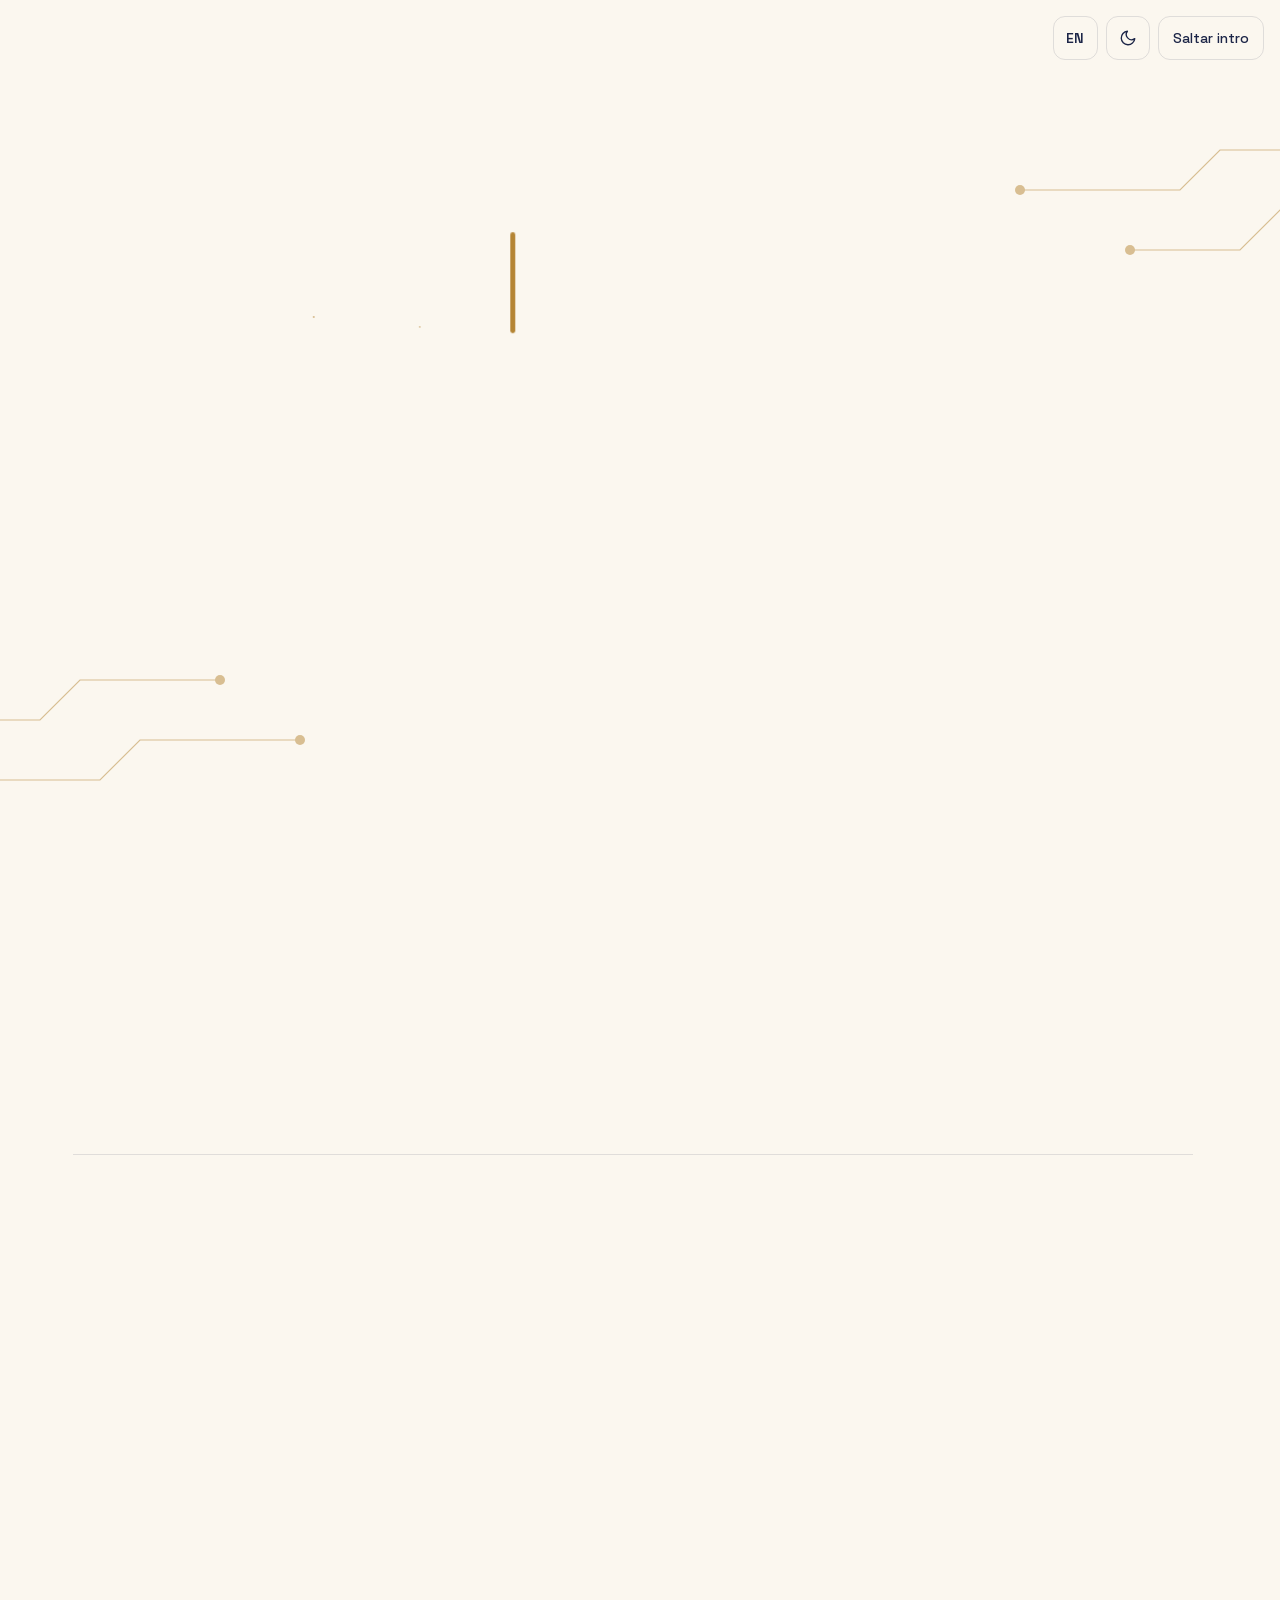
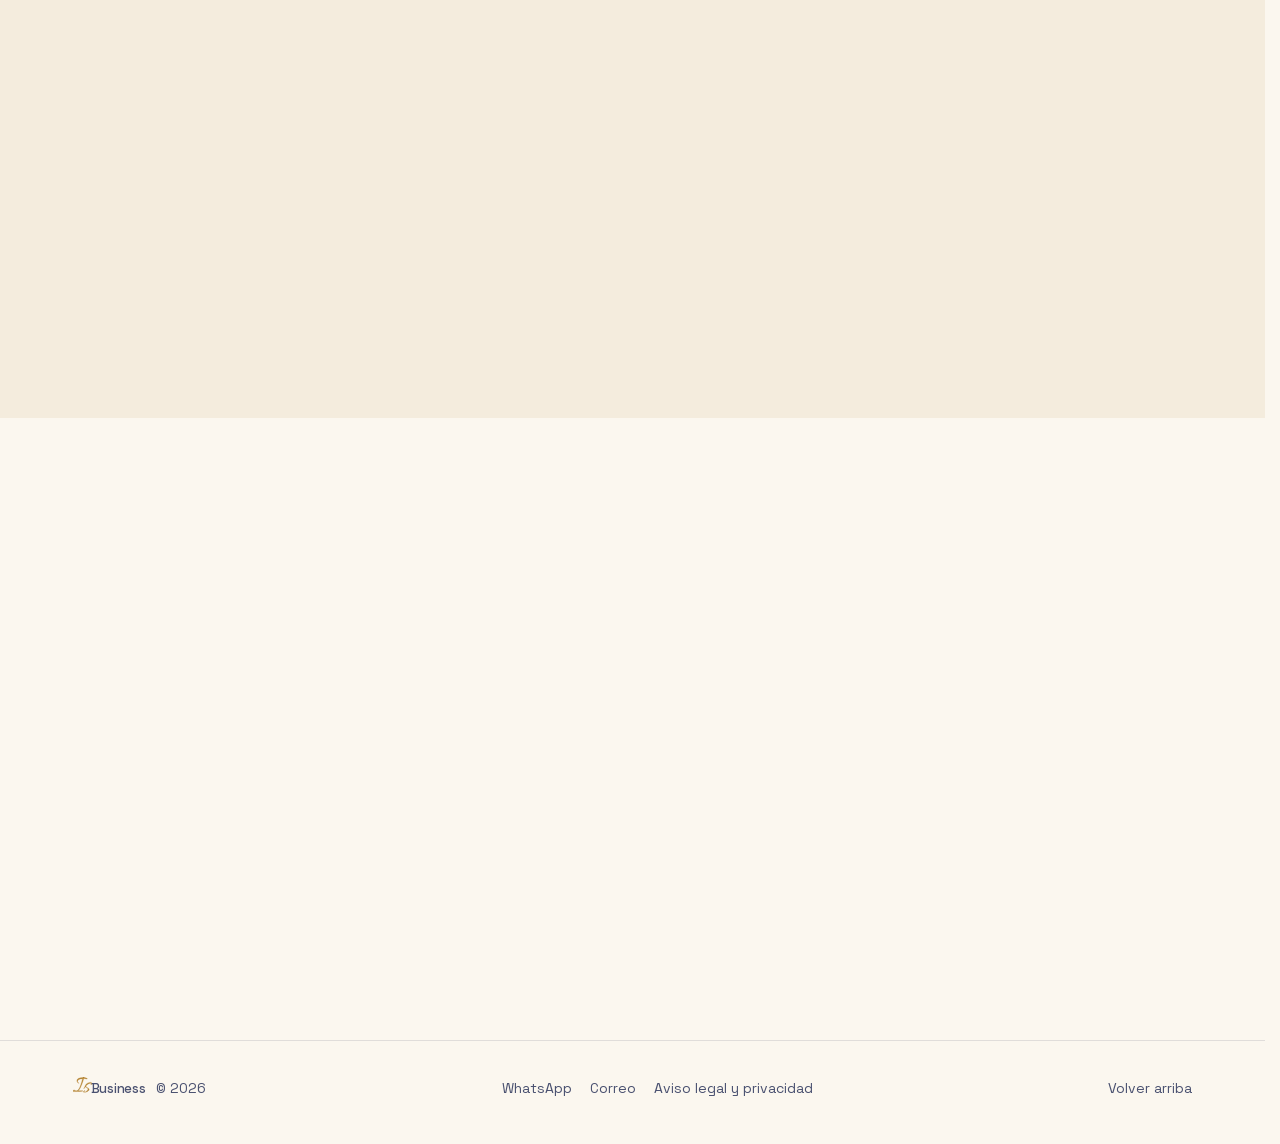
<file: index.html>
<!doctype html>
<html lang="es">
<head>
  <meta charset="utf-8">
  <meta http-equiv="Content-Security-Policy" content="default-src 'self'; script-src 'self' 'sha256-MSyqQsM0/pt0j+r74/k6Vab7tI6r4h2SyaC+XBKr1iI='; style-src 'self'; img-src 'self' data:; font-src 'self'; connect-src 'self' https://stats.isuniverse.dev; manifest-src 'self'; base-uri 'self'; form-action 'none'; object-src 'none'; upgrade-insecure-requests">
  <meta name="referrer" content="strict-origin-when-cross-origin">
  <meta name="viewport" content="width=device-width, initial-scale=1, viewport-fit=cover">
  <title>IsBusiness · Webs que traen clientes a tu negocio</title>
  <meta name="description" content="Webs a medida para negocios locales: perfectas en el móvil, con reservas por WhatsApp y listas para Google. Te preparamos una demo gratis antes de que decidas.">
  <meta name="color-scheme" content="light dark">
  <meta name="theme-color" content="#fbf7ef" media="(prefers-color-scheme: light)" data-theme-color="light">
  <meta name="theme-color" content="#0b1026" media="(prefers-color-scheme: dark)" data-theme-color="dark">
  <link rel="canonical" href="https://isuniverse.dev/business/">
  <link rel="alternate" hreflang="es" href="https://isuniverse.dev/business/">
  <link rel="alternate" hreflang="en" href="https://isuniverse.dev/business/?lang=en">
  <link rel="alternate" hreflang="x-default" href="https://isuniverse.dev/business/">
  <meta property="og:type" content="website">
  <meta property="og:site_name" content="IsBusiness">
  <meta property="og:locale" content="es_ES">
  <meta property="og:locale:alternate" content="en_GB">
  <meta property="og:url" content="https://isuniverse.dev/business/">
  <meta property="og:title" content="IsBusiness · Webs que traen clientes a tu negocio">
  <meta property="og:description" content="Webs a medida para negocios locales, con reservas por WhatsApp y listas para Google. Demo gratis antes de decidir.">
  <meta property="og:image" content="https://isuniverse.dev/business/assets/brand/og.png">
  <meta property="og:image:width" content="1200">
  <meta property="og:image:height" content="630">
  <meta property="og:image:alt" content="IsBusiness · Webs para negocios locales">
  <meta name="twitter:card" content="summary_large_image">
  <script type="application/ld+json">{"@context": "https://schema.org", "@graph": [{"@type": "WebSite", "@id": "https://isuniverse.dev/business/#website", "url": "https://isuniverse.dev/business/", "name": "IsBusiness", "inLanguage": ["es", "en"], "publisher": {"@id": "https://isuniverse.dev/business/#org"}}, {"@type": "ProfessionalService", "@id": "https://isuniverse.dev/business/#org", "name": "IsBusiness", "url": "https://isuniverse.dev/business/", "logo": "https://isuniverse.dev/business/assets/brand/apple-touch-icon.png", "image": "https://isuniverse.dev/business/assets/brand/og.png", "description": "Webs a medida para negocios locales: diseño para el móvil, reservas por WhatsApp, presencia en Google y mantenimiento.", "email": "contacto@isuniverse.dev", "telephone": "+34 613 371 874", "knowsLanguage": ["es", "en"], "makesOffer": {"@type": "Offer", "itemOffered": {"@type": "Service", "name": "Diseño y desarrollo de webs para negocios locales"}}}]}</script>
  <link rel="icon" href="./assets/brand/favicon-light.svg" type="image/svg+xml" media="(prefers-color-scheme: light)" data-theme-icon="light">
  <link rel="icon" href="./assets/brand/favicon-dark.svg" type="image/svg+xml" media="(prefers-color-scheme: dark)" data-theme-icon="dark">
  <link rel="apple-touch-icon" href="./assets/brand/apple-touch-icon.png">
  <link rel="preload" href="./assets/ds/fonts/space-grotesk-latin.woff2" as="font" type="font/woff2" crossorigin>
  <script src="./assets/ds/startup.js"></script>
  <script src="./assets/boot.js"></script>
  <link rel="stylesheet" href="./assets/ds/tokens.css">
  <link rel="stylesheet" href="./assets/ds/base.css">
  <link rel="stylesheet" href="./assets/ds/startup.css">
  <link rel="stylesheet" href="./assets/ds/intro.css">
  <link rel="stylesheet" href="./assets/ds/circuit.css">
  <link rel="stylesheet" href="./assets/ds/assistant.css">
  <link rel="stylesheet" href="./assets/business.css">
  <script type="module" data-startup-entry src="./assets/business.js"></script>
  <!-- prefetch of the next page on hover (Modern Web Guidance); its hash is in the CSP above -->
  <script type="speculationrules">{"prefetch":[{"where":{"and":[{"href_matches":"/*"},{"not":{"href_matches":"/*.pdf"}},{"not":{"selector_matches":"[download], [rel~=\"nofollow\"], [target=\"_blank\"]"}}]},"eagerness":"moderate"}]}</script>
</head>
<body data-alan>
  <svg class="is-symbol" width="0" height="0" aria-hidden="true" focusable="false"><symbol id="is-glyph" viewBox="174 234 676 556"><path transform="translate(512 512) scale(1.12) translate(-307.8 209.38)" d="M39.52 6.84Q23.56 6.84 14.82 4.18Q6.08 1.52 6.08 -8.36Q6.08 -12.16 6.84 -16.34Q7.60 -20.52 9.88 -25.84Q13.68 -34.20 22.80 -38.38Q31.92 -42.56 39.52 -42.56Q47.12 -42.56 53.20 -38.76Q63.84 -31.16 78.28 -25.46Q92.72 -19.76 108.68 -19.76Q126.92 -19.76 145.92 -28.50Q164.92 -37.24 181.64 -60.80Q204.44 -90.44 224.20 -134.90Q243.96 -179.36 260.30 -228.76Q276.64 -278.16 289.56 -324.90Q302.48 -371.64 310.84 -405.84Q271.32 -402.80 234.08 -392.54Q196.84 -382.28 172.90 -363.66Q148.96 -345.04 148.96 -317.68Q148.96 -302.48 157.32 -292.98Q165.68 -283.48 176.70 -278.16Q187.72 -272.84 194.56 -269.04Q199.88 -266.00 199.88 -263.72Q199.88 -259.16 193.04 -262.20Q183.92 -264.48 169.86 -272.46Q155.80 -280.44 144.78 -294.12Q133.76 -307.80 133.00 -325.28Q133.00 -326.80 131.86 -329.84Q130.72 -332.88 130.72 -335.16Q129.20 -364.04 145.54 -383.80Q161.88 -403.56 189.62 -416.10Q217.36 -428.64 251.18 -434.34Q285.00 -440.04 319.20 -440.04L322.24 -447.64Q323.76 -451.44 330.98 -454.10Q338.20 -456.76 345.80 -456.76Q353.40 -456.76 358.34 -454.48Q363.28 -452.20 363.28 -448.40Q363.28 -444.60 359.48 -438.52Q384.56 -436.24 405.46 -430.92Q426.36 -425.60 440.80 -418.00Q446.12 -415.72 453.34 -408.50Q460.56 -401.28 460.56 -396.72Q460.56 -392.92 454.48 -392.92Q451.44 -392.92 446.88 -393.68Q442.32 -394.44 436.24 -396.72Q421.80 -402.04 398.62 -404.32Q375.44 -406.60 348.84 -406.60Q337.44 -371.64 321.86 -323.76Q306.28 -275.88 286.90 -224.58Q267.52 -173.28 244.72 -126.54Q221.92 -79.80 196.84 -47.88Q189.24 -40.28 182.02 -32.68Q174.80 -25.08 167.96 -19.00Q209.76 -18.24 244.34 -19.76Q278.92 -21.28 302.48 -22.04L307.04 -22.04Q315.40 -22.04 315.40 -18.24Q315.40 -14.44 310.84 -9.88Q306.28 -5.32 303.24 -3.80Q299.44 -2.28 277.02 -0.38Q254.60 1.52 221.54 2.66Q188.48 3.80 152.76 4.94Q117.04 6.08 86.64 6.46Q56.24 6.84 39.52 6.84ZM365.56 38.00Q335.16 38.00 335.16 21.28Q335.16 9.12 348.08 -3.80Q357.96 -13.68 370.12 -19.76Q382.28 -25.84 385.32 -25.84Q389.12 -25.84 389.50 -22.80Q389.88 -19.76 386.08 -18.24Q378.48 -13.68 368.98 -5.70Q359.48 2.28 359.48 11.40Q359.48 23.56 373.92 23.56Q391.40 23.56 410.40 13.30Q429.40 3.04 445.74 -12.92Q462.08 -28.88 472.34 -45.22Q482.60 -61.56 482.60 -73.72Q482.60 -83.60 475.76 -91.96Q468.92 -100.32 447.64 -111.72Q433.20 -120.08 419.90 -129.20Q406.60 -138.32 399.76 -151.24Q393.68 -140.60 384.18 -125.78Q374.68 -110.96 361.76 -95.00Q357.20 -90.44 352.64 -90.44Q348.08 -90.44 348.08 -94.24Q348.08 -96.52 351.88 -101.84Q372.40 -126.16 382.28 -146.68Q392.16 -167.20 395.96 -177.84Q399.00 -199.88 416.48 -219.64Q433.96 -239.40 459.04 -254.22Q484.12 -269.04 510.34 -277.40Q536.56 -285.76 557.08 -285.76Q577.60 -285.76 593.56 -278.16Q609.52 -270.56 609.52 -253.84Q609.52 -244.72 604.20 -234.08Q597.36 -219.64 581.40 -208.24Q580.64 -207.48 579.12 -207.48Q573.04 -207.48 573.04 -212.80Q573.04 -216.60 576.84 -220.40Q582.92 -225.72 586.72 -233.32Q590.52 -240.92 590.52 -247.76Q590.52 -261.44 574.56 -261.44Q557.84 -261.44 530.86 -252.32Q503.88 -243.20 481.08 -228.76Q455.24 -212.04 437.76 -192.28Q420.28 -172.52 420.28 -157.32Q420.28 -149.72 425.22 -143.26Q430.16 -136.80 444.60 -128.44Q452.20 -123.88 465.88 -116.66Q479.56 -109.44 489.44 -103.36Q520.60 -84.36 520.60 -63.08Q520.60 -45.60 505.40 -27.74Q490.20 -9.88 466.26 4.94Q442.32 19.76 415.72 28.88Q389.12 38.00 365.56 38.00Z"/></symbol></svg>
  <a class="skip-link" href="#main"><span data-i18n="skip">Ir al contenido</span></a>

  <div id="intro" class="intro" role="dialog" aria-modal="true" aria-labelledby="intro-title">
    <svg class="ds-circuit ds-circuit--intro" viewBox="0 0 1600 900" preserveAspectRatio="xMidYMid slice" aria-hidden="true" focusable="false">
      <path pathLength="1" d="M1600 150 H1380 L1340 190 H1180"/><circle cx="1180" cy="190" r="5"/>
      <path pathLength="1" d="M1600 210 H1440 L1400 250 H1290"/><circle cx="1290" cy="250" r="5"/>
      <path pathLength="1" d="M0 720 H200 L240 680 H380"/><circle cx="380" cy="680" r="5"/>
      <path pathLength="1" d="M0 780 H260 L300 740 H460"/><circle cx="460" cy="740" r="5"/>
    </svg>
    <div class="intro-top">
      <button class="btn btn-icon lang-btn" type="button" data-action="lang" aria-label="Cambiar a inglés" data-i18n-aria="langLabel"><span data-i18n="langShort">EN</span></button>
      <button class="btn btn-icon theme-btn" type="button" data-action="theme" aria-label="Cambiar modo claro / oscuro" data-i18n-aria="theme"><svg class="i-moon" viewBox="0 0 24 24" width="18" height="18" aria-hidden="true"><path d="M21 12.8A9 9 0 1 1 11.2 3a7 7 0 0 0 9.8 9.8z" fill="none" stroke="currentColor" stroke-width="1.8" stroke-linecap="round" stroke-linejoin="round"/></svg><svg class="i-sun" viewBox="0 0 24 24" width="18" height="18" aria-hidden="true"><g fill="none" stroke="currentColor" stroke-width="1.8" stroke-linecap="round"><circle cx="12" cy="12" r="4.2"/><path d="M12 2.5v2.2M12 19.3v2.2M2.5 12h2.2M19.3 12h2.2M5.3 5.3l1.6 1.6M17.1 17.1l1.6 1.6M5.3 18.7l1.6-1.6M17.1 6.9l1.6-1.6"/></g></svg></button>
      <button class="btn btn-sm" type="button" data-action="skip"><span data-i18n="intro.skip">Saltar intro</span></button>
    </div>
    <div class="intro-stage">
      <p class="sr-only" id="intro-title" data-i18n="intro.title">IsBusiness · Webs para negocios</p>
      <div class="intro-sig">
        <svg class="sig bsig" viewBox="0 0 1100 330" data-word="Business" aria-hidden="true" focusable="false">
          <defs>
            <linearGradient id="bs-edge" x1="0" x2="1"><stop offset="0" stop-color="#fff"/><stop offset=".9" stop-color="#fff"/><stop offset="1" stop-color="#fff" stop-opacity="0"/></linearGradient>
            <mask id="bs-ink" maskUnits="userSpaceOnUse" x="0" y="0" width="3000" height="330"><rect class="ink" x="0" y="0" width="3000" height="330" fill="url(#bs-edge)"/></mask>
          </defs>
          <use class="is-stroke" href="#is-glyph" x="68" y="70" width="238" height="195"/>
          <g mask="url(#bs-ink)"><use class="is-fill" href="#is-glyph" x="68" y="70" width="238" height="195"/></g>
          <text class="word" x="296" y="245">Business</text>
          <rect class="cursor" x="0" y="150" width="6" height="122" rx="3" opacity="0"/>
        </svg>
      </div>
      <div class="intro-after">
        <p class="pill intro-tag" data-i18n="tagline">Webs · Reservas · Google</p>
        <p class="intro-hook" data-i18n="intro.hook">Webs a medida para negocios locales: perfectas en el móvil y pensadas para que te lleguen clientes.</p>
      </div>
      <div class="intro-actions">
        <button class="btn btn-primary btn-lg btn-arrow" type="button" data-action="enter"><span data-i18n="intro.enter">Descubrir</span></button>
        <a class="btn btn-lg" data-wa href="https://wa.me/34613371874?text=Hola%2C%20he%20visto%20IsBusiness%20y%20me%20gustar%C3%ADa%20una%20demo%20gratis%20para%20mi%20negocio." target="_blank" rel="noopener noreferrer"><span data-i18n="cta.demo">Pide tu demo gratis</span></a>
      </div>
    </div>
  </div>

  <header class="topbar" id="top">
    <div class="container topbar-row">
      <a class="brand" href="./" aria-label="IsBusiness"><svg class="brand-mark" viewBox="0 0 676 556" aria-hidden="true" focusable="false"><use href="#is-glyph" width="676" height="556"/></svg><span class="brand-name" aria-hidden="true">Business</span></a>
      <nav class="nav" aria-label="Secciones" data-i18n-aria="nav.label">
        <a href="#incluye" data-i18n="nav.includes">Qué incluye</a>
        <a href="#proceso" data-i18n="nav.process">Cómo funciona</a>
        <a href="#preguntas" data-i18n="nav.faq">Preguntas</a>
        <a href="#contacto" data-i18n="nav.contact">Contacto</a>
      </nav>
      <div class="tools">
        <button class="btn btn-icon lang-btn" type="button" data-action="lang" aria-label="Cambiar a inglés" data-i18n-aria="langLabel"><span data-i18n="langShort">EN</span></button>
        <button class="btn btn-icon theme-btn" type="button" data-action="theme" aria-label="Cambiar modo claro / oscuro" data-i18n-aria="theme"><svg class="i-moon" viewBox="0 0 24 24" width="18" height="18" aria-hidden="true"><path d="M21 12.8A9 9 0 1 1 11.2 3a7 7 0 0 0 9.8 9.8z" fill="none" stroke="currentColor" stroke-width="1.8" stroke-linecap="round" stroke-linejoin="round"/></svg><svg class="i-sun" viewBox="0 0 24 24" width="18" height="18" aria-hidden="true"><g fill="none" stroke="currentColor" stroke-width="1.8" stroke-linecap="round"><circle cx="12" cy="12" r="4.2"/><path d="M12 2.5v2.2M12 19.3v2.2M2.5 12h2.2M19.3 12h2.2M5.3 5.3l1.6 1.6M17.1 17.1l1.6 1.6M5.3 18.7l1.6-1.6M17.1 6.9l1.6-1.6"/></g></svg></button>
        <a class="btn btn-primary btn-sm bar-cta" data-wa href="https://wa.me/34613371874?text=Hola%2C%20he%20visto%20IsBusiness%20y%20me%20gustar%C3%ADa%20una%20demo%20gratis%20para%20mi%20negocio." target="_blank" rel="noopener noreferrer"><span data-i18n="cta.short">Demo gratis</span></a>
      </div>
    </div>
    <span class="read-progress" aria-hidden="true"></span>
    <p class="language-status container" id="languageStatus" role="status" data-i18n="langError" hidden>No hemos podido cargar el idioma. Vuelve a intentarlo con el botón de idioma.</p>
  </header>

  <main id="main">
    <section class="hero">
      <svg class="ds-circuit ds-circuit--hero" viewBox="0 0 600 600" aria-hidden="true" focusable="false">
        <path pathLength="1" d="M600 120H430l-40 40H300"/><circle cx="300" cy="160" r="4"/>
        <path pathLength="1" d="M600 210H470l-30 30H350"/><circle cx="350" cy="240" r="4"/>
        <path pathLength="1" d="M600 330H500l-50-50H380"/><circle cx="380" cy="280" r="4"/>
        <path pathLength="1" d="M600 430H440l-30 30H330"/><circle cx="330" cy="460" r="4"/>
      </svg>
      <div class="container hero-inner">
        <div class="hero-text stagger">
          <h1 class="hero-title reveal" data-i18n-html="hero.title">Tu negocio, con una web que <em>trabaja por ti.</em></h1>
          <p class="lead reveal" data-i18n="hero.lead">Diseñamos webs a medida para negocios locales: se ven perfectas en el móvil, cargan al instante y convierten visitas en citas, llamadas y pedidos.</p>
          <div class="hero-actions reveal">
            <a class="btn btn-primary btn-lg btn-arrow" data-wa href="https://wa.me/34613371874?text=Hola%2C%20he%20visto%20IsBusiness%20y%20me%20gustar%C3%ADa%20una%20demo%20gratis%20para%20mi%20negocio." target="_blank" rel="noopener noreferrer"><span data-i18n="cta.demo">Pide tu demo gratis</span></a>
            <a class="btn btn-lg" href="#proceso"><span data-i18n="cta.how">Cómo funciona</span></a>
          </div>
          <ul class="chips trust reveal">
            <li data-i18n="trust.0">Demo gratis, sin compromiso</li>
            <li data-i18n="trust.1">Presupuesto cerrado</li>
            <li data-i18n="trust.2">Sin cookies</li>
          </ul>
        </div>

        <div class="device-wrap reveal" aria-hidden="true">
          <div class="device">
            <div class="device-notch"></div>
            <div class="screen">
              <div class="s-bar"><span class="s-logo"></span><span class="s-name" data-i18n="demo.name">Tu negocio</span><span class="s-menu"></span></div>
              <div class="s-hero">
                <span class="s-h" data-i18n="demo.h1">Tu estilo, a tu hora</span><span class="s-p" data-i18n="demo.h2">Lun–Sáb · 10:00–20:00</span>
                <span class="s-open"><i></i><span data-i18n="demo.open">Abierto ahora</span></span>
              </div>
              <div class="s-card">
                <p class="s-title" data-i18n="demo.book">Reserva tu cita</p>
                <div class="s-row s-services"><span class="s-chip s-chip--a" data-i18n="demo.s1">Corte</span><span class="s-chip" data-i18n="demo.s2">Barba</span><span class="s-chip" data-i18n="demo.s3">Color</span></div>
                <div class="s-row s-days"><span class="s-day"><span data-i18n="demo.d0">J</span><b>12</b></span><span class="s-day"><span data-i18n="demo.d1">V</span><b>13</b></span><span class="s-day s-day--a"><span data-i18n="demo.d2">S</span><b>14</b></span><span class="s-day"><span data-i18n="demo.d3">L</span><b>16</b></span></div>
                <div class="s-row s-hours"><span class="s-hour">10:00</span><span class="s-hour s-hour--a">11:00</span><span class="s-hour">12:30</span></div>
                <span class="s-send"><span data-i18n="demo.send">Pedir cita por WhatsApp</span></span>
              </div>
              <div class="s-tiles"><span class="s-tile"><i class="s-ico s-ico--clock"></i><span data-i18n="demo.hours">Horario</span></span><span class="s-tile"><i class="s-ico s-ico--pin"></i><span data-i18n="demo.map">Cómo llegar</span></span></div>
              <div class="s-bubble"><span class="s-check">✓✓</span><span data-i18n="demo.bubble">Cita pedida: corte · sáb. 11:00</span></div>
            </div>
          </div>
          <span class="device-glow"></span>
        </div>
      </div>
    </section>

    <section class="section" id="incluye" aria-labelledby="incluye-title">
      <div class="container">
        <div class="section-head reveal">
          <h2 id="incluye-title" data-i18n="inc.title">Todo lo que tu web necesita, sin complicarte</h2>
          <p class="lead" data-i18n="inc.lead">Nos ocupamos de todo: diseño, textos claros, reservas, Google y mantenimiento. Tú te dedicas a tu negocio.</p>
        </div>
        <div class="feature-grid stagger">
          <article class="feature reveal">
            <span class="f-icon" aria-hidden="true"><svg viewBox="0 0 24 24"><path d="M4 20l4.5-1 10-10a2.1 2.1 0 0 0-3-3l-10 10L4 20z"/><path d="M14 7l3 3"/></svg></span>
            <h3 data-i18n="inc.0.t">Diseño a medida</h3>
            <p data-i18n="inc.0.p">Con tu estilo, tus colores y tu logo. Nada de plantillas que se repiten en cada esquina.</p>
          </article>
          <article class="feature reveal">
            <span class="f-icon" aria-hidden="true"><svg viewBox="0 0 24 24"><rect x="7" y="2.5" width="10" height="19" rx="2.5"/><path d="M11 18.5h2"/></svg></span>
            <h3 data-i18n="inc.1.t">Pensada para el móvil</h3>
            <p data-i18n="inc.1.p">Casi todos tus clientes te buscan desde el teléfono: ahí es donde tiene que verse impecable.</p>
          </article>
          <article class="feature reveal">
            <span class="f-icon" aria-hidden="true"><svg viewBox="0 0 24 24"><path d="M20.5 11.6a8.5 8.5 0 0 1-12.6 7.4L3.5 20.5l1.5-4.3a8.5 8.5 0 1 1 15.5-4.6z"/><path d="M9 10.5h6M9 13.5h4"/></svg></span>
            <h3 data-i18n="inc.2.t">Reservas por WhatsApp</h3>
            <p data-i18n="inc.2.p">Tu cliente elige servicio, día y hora, y te llega el mensaje escrito para que lo confirmes.</p>
          </article>
          <article class="feature reveal">
            <span class="f-icon" aria-hidden="true"><svg viewBox="0 0 24 24"><circle cx="10.5" cy="10.5" r="6.5"/><path d="M15.5 15.5l5 5"/><path d="M10.5 7.5v6M7.5 10.5h6"/></svg></span>
            <h3 data-i18n="inc.3.t">Lista para Google</h3>
            <p data-i18n="inc.3.p">Datos claros, tu ficha de Google y Search Console, para que te encuentren cuando buscan en tu zona.</p>
          </article>
          <article class="feature reveal">
            <span class="f-icon" aria-hidden="true"><svg viewBox="0 0 24 24"><path d="M12 2.8l7.5 3v5.6c0 4.6-3.2 8.3-7.5 9.8-4.3-1.5-7.5-5.2-7.5-9.8V5.8l7.5-3z"/><path d="M8.8 12l2.2 2.2 4.4-4.4"/></svg></span>
            <h3 data-i18n="inc.4.t">Rápida y segura</h3>
            <p data-i18n="inc.4.p">Carga al instante, con medidas de seguridad y sin cookies ni rastreadores que molesten a tus clientes.</p>
          </article>
          <article class="feature reveal">
            <span class="f-icon" aria-hidden="true"><svg viewBox="0 0 24 24"><path d="M20 12a8 8 0 0 1-13.7 5.7M4 12a8 8 0 0 1 13.7-5.7"/><path d="M18 3v3.7h-3.7M6 21v-3.7h3.7"/></svg></span>
            <h3 data-i18n="inc.5.t">Cambios cuando los necesites</h3>
            <p data-i18n="inc.5.p">¿Precios nuevos, otro horario o fotos recientes? Nos escribes y lo actualizamos por ti.</p>
          </article>
        </div>
      </div>
    </section>

    <section class="section alt" id="proceso" aria-labelledby="proceso-title">
      <div class="container">
        <div class="section-head reveal">
          <h2 id="proceso-title" data-i18n="proc.title">De la idea a tu web, en cuatro pasos</h2>
          <p class="lead" data-i18n="proc.lead">Antes de pedirte nada, te enseñamos cómo quedaría tu web. Si te gusta, seguimos; si no, no pasa nada.</p>
        </div>
        <ol class="steps stagger">
          <li class="step reveal"><span class="step-n">01</span><h3 data-i18n="proc.0.t">Hablamos</h3><p data-i18n="proc.0.p">Nos cuentas qué haces, a quién atiendes y qué quieres conseguir con tu web.</p></li>
          <li class="step reveal"><span class="step-n">02</span><h3 data-i18n="proc.1.t">Demo gratis</h3><p data-i18n="proc.1.p">Te preparamos una demo de tu web por enlace, sin contraseña y marcada para no indexarse.</p></li>
          <li class="step reveal"><span class="step-n">03</span><h3 data-i18n="proc.2.t">La ajustamos</h3><p data-i18n="proc.2.p">Revisas textos, precios y fotos, y la dejamos exactamente como la quieres.</p></li>
          <li class="step reveal"><span class="step-n">04</span><h3 data-i18n="proc.3.t">Publicada</h3><p data-i18n="proc.3.p">Tu web sale con tu dominio, preparada para Google y lista para recibir clientes.</p></li>
        </ol>
      </div>
    </section>

    <section class="section" id="sectores" aria-labelledby="sectores-title">
      <div class="container sectors">
        <div class="reveal">
          <h2 id="sectores-title" data-i18n="sec.title">Hecha para negocios como el tuyo</h2>
          <p class="lead" data-i18n="sec.lead">Cada sector tiene lo suyo: una carta, una agenda, un catálogo. Diseñamos la web alrededor de lo que tu cliente viene a hacer.</p>
        </div>
        <ul class="sector-list stagger">
          <li class="reveal" data-i18n="sec.0">Barberías y peluquerías</li>
          <li class="reveal" data-i18n="sec.1">Restaurantes y cafeterías</li>
          <li class="reveal" data-i18n="sec.2">Tiendas y marcas propias</li>
          <li class="reveal" data-i18n="sec.3">Estética y bienestar</li>
          <li class="reveal" data-i18n="sec.4">Talleres y oficios</li>
          <li class="reveal" data-i18n="sec.5">Academias y clases</li>
        </ul>
      </div>
    </section>

    <section class="section soon-section" aria-labelledby="soon-title">
      <div class="container">
        <div class="card card--static soon reveal">
          <h2 id="soon-title" data-i18n="soon.title">Y pronto, también tus redes sociales</h2>
          <p class="lead" data-i18n="soon.text">Estamos preparando la gestión de redes para que tu negocio brille también en Instagram, con la misma imagen que tu web.</p>
          <span class="pill" data-i18n="soon.pill">Próximamente</span>
        </div>
      </div>
    </section>

    <section class="section alt" id="preguntas" aria-labelledby="preguntas-title">
      <div class="container narrow faq-wrap">
        <h2 id="preguntas-title" class="reveal" data-i18n="faq.title">Preguntas frecuentes</h2>
        <div class="faq stagger">
          <details class="reveal"><summary data-i18n="faq.0.q">¿Cuánto cuesta?</summary><p data-i18n="faq.0.a">Depende de lo que necesites. Primero te enseñamos una demo gratis; si te gusta, te damos un presupuesto cerrado, sin sorpresas.</p></details>
          <details class="reveal"><summary data-i18n="faq.1.q">¿Necesito tener un dominio?</summary><p data-i18n="faq.1.a">No. Si todavía no lo tienes, te ayudamos a elegirlo y a registrarlo a tu nombre.</p></details>
          <details class="reveal"><summary data-i18n="faq.2.q">¿Puedo cambiar cosas después?</summary><p data-i18n="faq.2.a">Sí. Precios, horarios, servicios o fotos: nos escribes y lo actualizamos.</p></details>
          <details class="reveal"><summary data-i18n="faq.3.q">¿La web es mía?</summary><p data-i18n="faq.3.a">Sí. El dominio es tuyo y, si algún día lo quieres, te entregamos el código completo de tu web.</p></details>
          <details class="reveal"><summary data-i18n="faq.4.q">¿Mis clientes necesitan instalar algo para reservar?</summary><p data-i18n="faq.4.a">No. Reservan desde la web y se abre WhatsApp con el mensaje ya escrito. Tú confirmas la cita, como siempre.</p></details>
        </div>
      </div>
    </section>

    <section class="section contact" id="contacto" aria-labelledby="contacto-title">
      <div class="container">
        <div class="card card--static contact-card reveal">
          <svg class="contact-mark" viewBox="0 0 676 556" aria-hidden="true" focusable="false"><use href="#is-glyph" width="676" height="556"/></svg>
          <h2 id="contacto-title" data-i18n="contact.title">¿Hablamos de tu web?</h2>
          <p class="lead" data-i18n="contact.lead">Escríbenos y te preparamos una demo gratis de tu web, sin compromiso.</p>
          <div class="contact-actions">
            <a class="btn btn-primary btn-lg btn-arrow" data-wa href="https://wa.me/34613371874?text=Hola%2C%20he%20visto%20IsBusiness%20y%20me%20gustar%C3%ADa%20una%20demo%20gratis%20para%20mi%20negocio." target="_blank" rel="noopener noreferrer"><span data-i18n="contact.wa">Escribir por WhatsApp</span></a>
            <a class="btn btn-lg" data-mail href="mailto:contacto@isuniverse.dev?subject=Demo%20gratis%20para%20mi%20negocio"><span data-i18n="contact.mail">Enviar un correo</span></a>
          </div>
          <p class="muted contact-note" data-i18n="contact.note">Respondemos en horario laboral. Usamos lo que nos envíes para responderte.</p>
        </div>
      </div>
    </section>
  </main>

  <footer class="footer">
    <div class="container footer-row">
      <span class="footer-brand"><span class="brand brand--small" role="img" aria-label="IsBusiness"><svg class="brand-mark" viewBox="0 0 676 556" aria-hidden="true" focusable="false"><use href="#is-glyph" width="676" height="556"/></svg><span class="brand-name" aria-hidden="true">Business</span></span><span class="footer-year">© <span data-year>2026</span></span></span>
      <nav class="footer-links" aria-label="Enlaces" data-i18n-aria="footer.label">
        <a data-wa href="https://wa.me/34613371874?text=Hola%2C%20he%20visto%20IsBusiness%20y%20me%20gustar%C3%ADa%20una%20demo%20gratis%20para%20mi%20negocio." target="_blank" rel="noopener noreferrer">WhatsApp</a>
        <a data-mail href="mailto:contacto@isuniverse.dev?subject=Demo%20gratis%20para%20mi%20negocio"><span data-i18n="footer.mail">Correo</span></a>
        <a href="./legal/"><span data-i18n="footer.legal">Aviso legal y privacidad</span></a>
      </nav>
      <a class="footer-top" href="#top"><span data-i18n="footer.top">Volver arriba</span></a>
    </div>
  </footer>
</body>
</html>
</file>
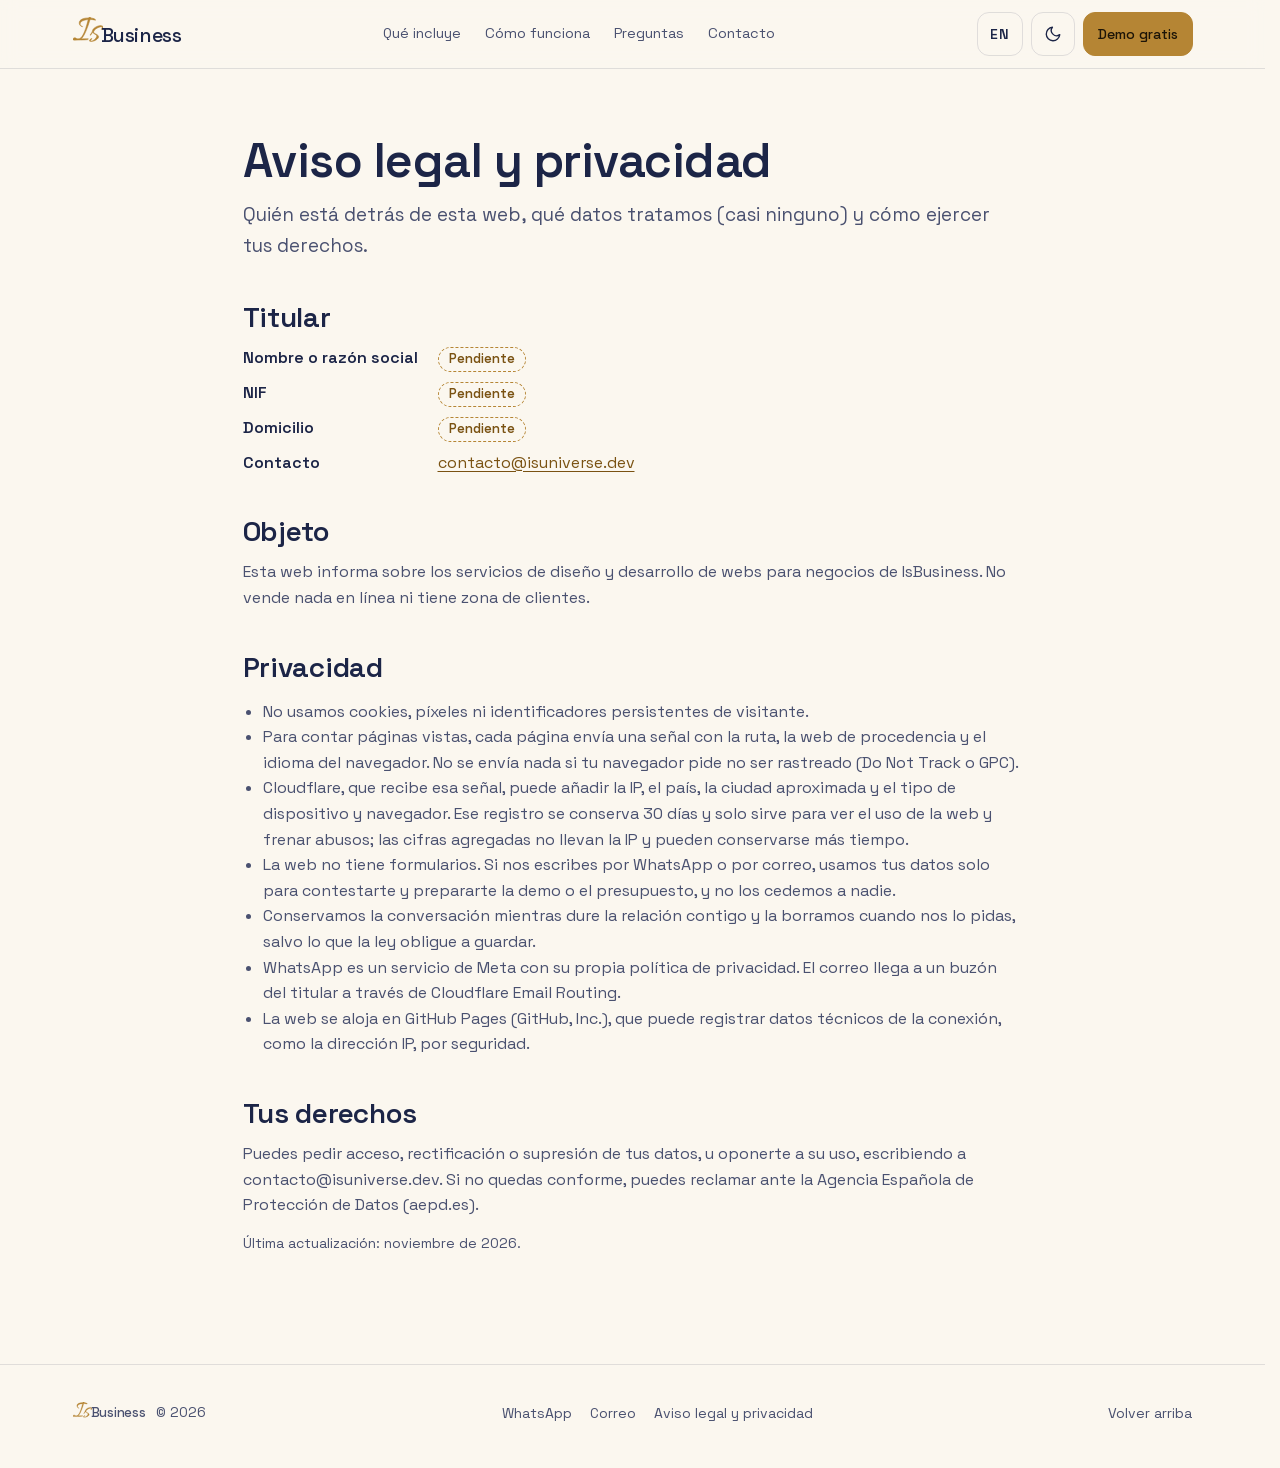
<file: legal/index.html>
<!doctype html>
<html lang="es">
<head>
  <meta charset="utf-8">
  <meta http-equiv="Content-Security-Policy" content="default-src 'self'; script-src 'self' 'sha256-MSyqQsM0/pt0j+r74/k6Vab7tI6r4h2SyaC+XBKr1iI='; style-src 'self'; img-src 'self' data:; font-src 'self'; connect-src 'self' https://stats.isuniverse.dev; manifest-src 'self'; base-uri 'self'; form-action 'none'; object-src 'none'; upgrade-insecure-requests">
  <meta name="referrer" content="strict-origin-when-cross-origin">
  <meta name="viewport" content="width=device-width, initial-scale=1, viewport-fit=cover">
  <title>Aviso legal y privacidad · IsBusiness</title>
  <meta name="description" content="Titular, objeto, privacidad y derechos de la web de IsBusiness: sin cookies ni rastreadores.">
  <meta name="color-scheme" content="light dark">
  <meta name="theme-color" content="#fbf7ef" media="(prefers-color-scheme: light)" data-theme-color="light">
  <meta name="theme-color" content="#0b1026" media="(prefers-color-scheme: dark)" data-theme-color="dark">
  <link rel="canonical" href="https://isuniverse.dev/business/legal/">
  <link rel="alternate" hreflang="es" href="https://isuniverse.dev/business/legal/">
  <link rel="alternate" hreflang="en" href="https://isuniverse.dev/business/legal/?lang=en">
  <link rel="alternate" hreflang="x-default" href="https://isuniverse.dev/business/legal/">
  <link rel="icon" href="../assets/brand/favicon-light.svg" type="image/svg+xml" media="(prefers-color-scheme: light)" data-theme-icon="light">
  <link rel="icon" href="../assets/brand/favicon-dark.svg" type="image/svg+xml" media="(prefers-color-scheme: dark)" data-theme-icon="dark">
  <link rel="apple-touch-icon" href="../assets/brand/apple-touch-icon.png">
  <link rel="preload" href="../assets/ds/fonts/space-grotesk-latin.woff2" as="font" type="font/woff2" crossorigin>
  <script src="../assets/ds/startup.js"></script>
  <script src="../assets/boot.js"></script>
  <link rel="stylesheet" href="../assets/ds/tokens.css">
  <link rel="stylesheet" href="../assets/ds/base.css">
  <link rel="stylesheet" href="../assets/ds/startup.css">
  <link rel="stylesheet" href="../assets/ds/intro.css">
  <link rel="stylesheet" href="../assets/ds/circuit.css">
  <link rel="stylesheet" href="../assets/business.css">
  <script type="module" data-startup-entry src="../assets/business.js"></script>
  <!-- prefetch of the next page on hover (Modern Web Guidance); its hash is in the CSP above -->
  <script type="speculationrules">{"prefetch":[{"where":{"and":[{"href_matches":"/*"},{"not":{"href_matches":"/*.pdf"}},{"not":{"selector_matches":"[download], [rel~=\"nofollow\"], [target=\"_blank\"]"}}]},"eagerness":"moderate"}]}</script>
</head>
<body data-page="legal">
  <svg class="is-symbol" width="0" height="0" aria-hidden="true" focusable="false"><symbol id="is-glyph" viewBox="174 234 676 556"><path transform="translate(512 512) scale(1.12) translate(-307.8 209.38)" d="M39.52 6.84Q23.56 6.84 14.82 4.18Q6.08 1.52 6.08 -8.36Q6.08 -12.16 6.84 -16.34Q7.60 -20.52 9.88 -25.84Q13.68 -34.20 22.80 -38.38Q31.92 -42.56 39.52 -42.56Q47.12 -42.56 53.20 -38.76Q63.84 -31.16 78.28 -25.46Q92.72 -19.76 108.68 -19.76Q126.92 -19.76 145.92 -28.50Q164.92 -37.24 181.64 -60.80Q204.44 -90.44 224.20 -134.90Q243.96 -179.36 260.30 -228.76Q276.64 -278.16 289.56 -324.90Q302.48 -371.64 310.84 -405.84Q271.32 -402.80 234.08 -392.54Q196.84 -382.28 172.90 -363.66Q148.96 -345.04 148.96 -317.68Q148.96 -302.48 157.32 -292.98Q165.68 -283.48 176.70 -278.16Q187.72 -272.84 194.56 -269.04Q199.88 -266.00 199.88 -263.72Q199.88 -259.16 193.04 -262.20Q183.92 -264.48 169.86 -272.46Q155.80 -280.44 144.78 -294.12Q133.76 -307.80 133.00 -325.28Q133.00 -326.80 131.86 -329.84Q130.72 -332.88 130.72 -335.16Q129.20 -364.04 145.54 -383.80Q161.88 -403.56 189.62 -416.10Q217.36 -428.64 251.18 -434.34Q285.00 -440.04 319.20 -440.04L322.24 -447.64Q323.76 -451.44 330.98 -454.10Q338.20 -456.76 345.80 -456.76Q353.40 -456.76 358.34 -454.48Q363.28 -452.20 363.28 -448.40Q363.28 -444.60 359.48 -438.52Q384.56 -436.24 405.46 -430.92Q426.36 -425.60 440.80 -418.00Q446.12 -415.72 453.34 -408.50Q460.56 -401.28 460.56 -396.72Q460.56 -392.92 454.48 -392.92Q451.44 -392.92 446.88 -393.68Q442.32 -394.44 436.24 -396.72Q421.80 -402.04 398.62 -404.32Q375.44 -406.60 348.84 -406.60Q337.44 -371.64 321.86 -323.76Q306.28 -275.88 286.90 -224.58Q267.52 -173.28 244.72 -126.54Q221.92 -79.80 196.84 -47.88Q189.24 -40.28 182.02 -32.68Q174.80 -25.08 167.96 -19.00Q209.76 -18.24 244.34 -19.76Q278.92 -21.28 302.48 -22.04L307.04 -22.04Q315.40 -22.04 315.40 -18.24Q315.40 -14.44 310.84 -9.88Q306.28 -5.32 303.24 -3.80Q299.44 -2.28 277.02 -0.38Q254.60 1.52 221.54 2.66Q188.48 3.80 152.76 4.94Q117.04 6.08 86.64 6.46Q56.24 6.84 39.52 6.84ZM365.56 38.00Q335.16 38.00 335.16 21.28Q335.16 9.12 348.08 -3.80Q357.96 -13.68 370.12 -19.76Q382.28 -25.84 385.32 -25.84Q389.12 -25.84 389.50 -22.80Q389.88 -19.76 386.08 -18.24Q378.48 -13.68 368.98 -5.70Q359.48 2.28 359.48 11.40Q359.48 23.56 373.92 23.56Q391.40 23.56 410.40 13.30Q429.40 3.04 445.74 -12.92Q462.08 -28.88 472.34 -45.22Q482.60 -61.56 482.60 -73.72Q482.60 -83.60 475.76 -91.96Q468.92 -100.32 447.64 -111.72Q433.20 -120.08 419.90 -129.20Q406.60 -138.32 399.76 -151.24Q393.68 -140.60 384.18 -125.78Q374.68 -110.96 361.76 -95.00Q357.20 -90.44 352.64 -90.44Q348.08 -90.44 348.08 -94.24Q348.08 -96.52 351.88 -101.84Q372.40 -126.16 382.28 -146.68Q392.16 -167.20 395.96 -177.84Q399.00 -199.88 416.48 -219.64Q433.96 -239.40 459.04 -254.22Q484.12 -269.04 510.34 -277.40Q536.56 -285.76 557.08 -285.76Q577.60 -285.76 593.56 -278.16Q609.52 -270.56 609.52 -253.84Q609.52 -244.72 604.20 -234.08Q597.36 -219.64 581.40 -208.24Q580.64 -207.48 579.12 -207.48Q573.04 -207.48 573.04 -212.80Q573.04 -216.60 576.84 -220.40Q582.92 -225.72 586.72 -233.32Q590.52 -240.92 590.52 -247.76Q590.52 -261.44 574.56 -261.44Q557.84 -261.44 530.86 -252.32Q503.88 -243.20 481.08 -228.76Q455.24 -212.04 437.76 -192.28Q420.28 -172.52 420.28 -157.32Q420.28 -149.72 425.22 -143.26Q430.16 -136.80 444.60 -128.44Q452.20 -123.88 465.88 -116.66Q479.56 -109.44 489.44 -103.36Q520.60 -84.36 520.60 -63.08Q520.60 -45.60 505.40 -27.74Q490.20 -9.88 466.26 4.94Q442.32 19.76 415.72 28.88Q389.12 38.00 365.56 38.00Z"/></symbol></svg>
  <a class="skip-link" href="#main"><span data-i18n="skip">Ir al contenido</span></a>
  <header class="topbar" id="top">
    <div class="container topbar-row">
      <a class="brand" href="../" aria-label="IsBusiness"><svg class="brand-mark" viewBox="0 0 676 556" aria-hidden="true" focusable="false"><use href="#is-glyph" width="676" height="556"/></svg><span class="brand-name" aria-hidden="true">Business</span></a>
      <nav class="nav" aria-label="Secciones" data-i18n-aria="nav.label">
        <a href="../#incluye" data-i18n="nav.includes">Qué incluye</a>
        <a href="../#proceso" data-i18n="nav.process">Cómo funciona</a>
        <a href="../#preguntas" data-i18n="nav.faq">Preguntas</a>
        <a href="../#contacto" data-i18n="nav.contact">Contacto</a>
      </nav>
      <div class="tools">
        <button class="btn btn-icon lang-btn" type="button" data-action="lang" aria-label="Cambiar a inglés" data-i18n-aria="langLabel"><span data-i18n="langShort">EN</span></button>
        <button class="btn btn-icon theme-btn" type="button" data-action="theme" aria-label="Cambiar modo claro / oscuro" data-i18n-aria="theme"><svg class="i-moon" viewBox="0 0 24 24" width="18" height="18" aria-hidden="true"><path d="M21 12.8A9 9 0 1 1 11.2 3a7 7 0 0 0 9.8 9.8z" fill="none" stroke="currentColor" stroke-width="1.8" stroke-linecap="round" stroke-linejoin="round"/></svg><svg class="i-sun" viewBox="0 0 24 24" width="18" height="18" aria-hidden="true"><g fill="none" stroke="currentColor" stroke-width="1.8" stroke-linecap="round"><circle cx="12" cy="12" r="4.2"/><path d="M12 2.5v2.2M12 19.3v2.2M2.5 12h2.2M19.3 12h2.2M5.3 5.3l1.6 1.6M17.1 17.1l1.6 1.6M5.3 18.7l1.6-1.6M17.1 6.9l1.6-1.6"/></g></svg></button>
        <a class="btn btn-primary btn-sm bar-cta" data-wa href="https://wa.me/34613371874?text=Hola%2C%20he%20visto%20IsBusiness%20y%20me%20gustar%C3%ADa%20una%20demo%20gratis%20para%20mi%20negocio." target="_blank" rel="noopener noreferrer"><span data-i18n="cta.short">Demo gratis</span></a>
      </div>
    </div>
    <span class="read-progress" aria-hidden="true"></span>
    <p class="language-status container" id="languageStatus" role="status" data-i18n="langError" hidden>No hemos podido cargar el idioma. Vuelve a intentarlo con el botón de idioma.</p>
  </header>

  <main id="main" class="legal">
    <div class="container narrow">
      <h1 data-i18n="legal.title">Aviso legal y privacidad</h1>
      <p class="lead" data-i18n="legal.lead">Quién está detrás de esta web, qué datos tratamos (casi ninguno) y cómo ejercer tus derechos.</p>

      <h2 data-i18n="legal.h.owner">Titular</h2>
      <dl>
        <dt data-i18n="legal.owner.name">Nombre o razón social</dt><dd><span class="pending" data-i18n="legal.pending">Pendiente</span></dd>
        <dt data-i18n="legal.owner.id">NIF</dt><dd><span class="pending" data-i18n="legal.pending">Pendiente</span></dd>
        <dt data-i18n="legal.owner.address">Domicilio</dt><dd><span class="pending" data-i18n="legal.pending">Pendiente</span></dd>
        <dt data-i18n="legal.owner.contact">Contacto</dt><dd><a data-mail href="mailto:contacto@isuniverse.dev?subject=Demo%20gratis%20para%20mi%20negocio">contacto@isuniverse.dev</a></dd>
      </dl>

      <h2 data-i18n="legal.h.purpose">Objeto</h2>
      <p data-i18n="legal.purpose">Esta web informa sobre los servicios de diseño y desarrollo de webs para negocios de IsBusiness. No vende nada en línea ni tiene zona de clientes.</p>

      <h2 data-i18n="legal.h.privacy">Privacidad</h2>
      <ul>
        <li data-i18n="legal.p.0">No usamos cookies, píxeles ni identificadores persistentes de visitante.</li>
        <li data-i18n="legal.p.5">Para contar páginas vistas, cada página envía una señal con la ruta, la web de procedencia y el idioma del navegador. No se envía nada si tu navegador pide no ser rastreado (Do Not Track o GPC).</li>
        <li data-i18n="legal.p.6">Cloudflare, que recibe esa señal, puede añadir la IP, el país, la ciudad aproximada y el tipo de dispositivo y navegador. Ese registro se conserva 30 días y solo sirve para ver el uso de la web y frenar abusos; las cifras agregadas no llevan la IP y pueden conservarse más tiempo.</li>
        <li data-i18n="legal.p.1">La web no tiene formularios. Si nos escribes por WhatsApp o por correo, usamos tus datos solo para contestarte y prepararte la demo o el presupuesto, y no los cedemos a nadie.</li>
        <li data-i18n="legal.p.2">Conservamos la conversación mientras dure la relación contigo y la borramos cuando nos lo pidas, salvo lo que la ley obligue a guardar.</li>
        <li data-i18n="legal.p.3">WhatsApp es un servicio de Meta con su propia política de privacidad. El correo llega a un buzón del titular a través de Cloudflare Email Routing.</li>
        <li data-i18n="legal.p.4">La web se aloja en GitHub Pages (GitHub, Inc.), que puede registrar datos técnicos de la conexión, como la dirección IP, por seguridad.</li>
      </ul>

      <h2 data-i18n="legal.h.rights">Tus derechos</h2>
      <p data-i18n="legal.rights">Puedes pedir acceso, rectificación o supresión de tus datos, u oponerte a su uso, escribiendo a contacto@isuniverse.dev. Si no quedas conforme, puedes reclamar ante la Agencia Española de Protección de Datos (aepd.es).</p>

      <p class="muted" data-i18n="legal.updated">Última actualización: noviembre de 2026.</p>
    </div>
  </main>

  <footer class="footer">
    <div class="container footer-row">
      <span class="footer-brand"><span class="brand brand--small" role="img" aria-label="IsBusiness"><svg class="brand-mark" viewBox="0 0 676 556" aria-hidden="true" focusable="false"><use href="#is-glyph" width="676" height="556"/></svg><span class="brand-name" aria-hidden="true">Business</span></span><span class="footer-year">© <span data-year>2026</span></span></span>
      <nav class="footer-links" aria-label="Enlaces" data-i18n-aria="footer.label">
        <a data-wa href="https://wa.me/34613371874?text=Hola%2C%20he%20visto%20IsBusiness%20y%20me%20gustar%C3%ADa%20una%20demo%20gratis%20para%20mi%20negocio." target="_blank" rel="noopener noreferrer">WhatsApp</a>
        <a data-mail href="mailto:contacto@isuniverse.dev?subject=Demo%20gratis%20para%20mi%20negocio"><span data-i18n="footer.mail">Correo</span></a>
        <a href="../legal/"><span data-i18n="footer.legal">Aviso legal y privacidad</span></a>
      </nav>
      <a class="footer-top" href="#top"><span data-i18n="footer.top">Volver arriba</span></a>
    </div>
  </footer>
</body>
</html>
</file>
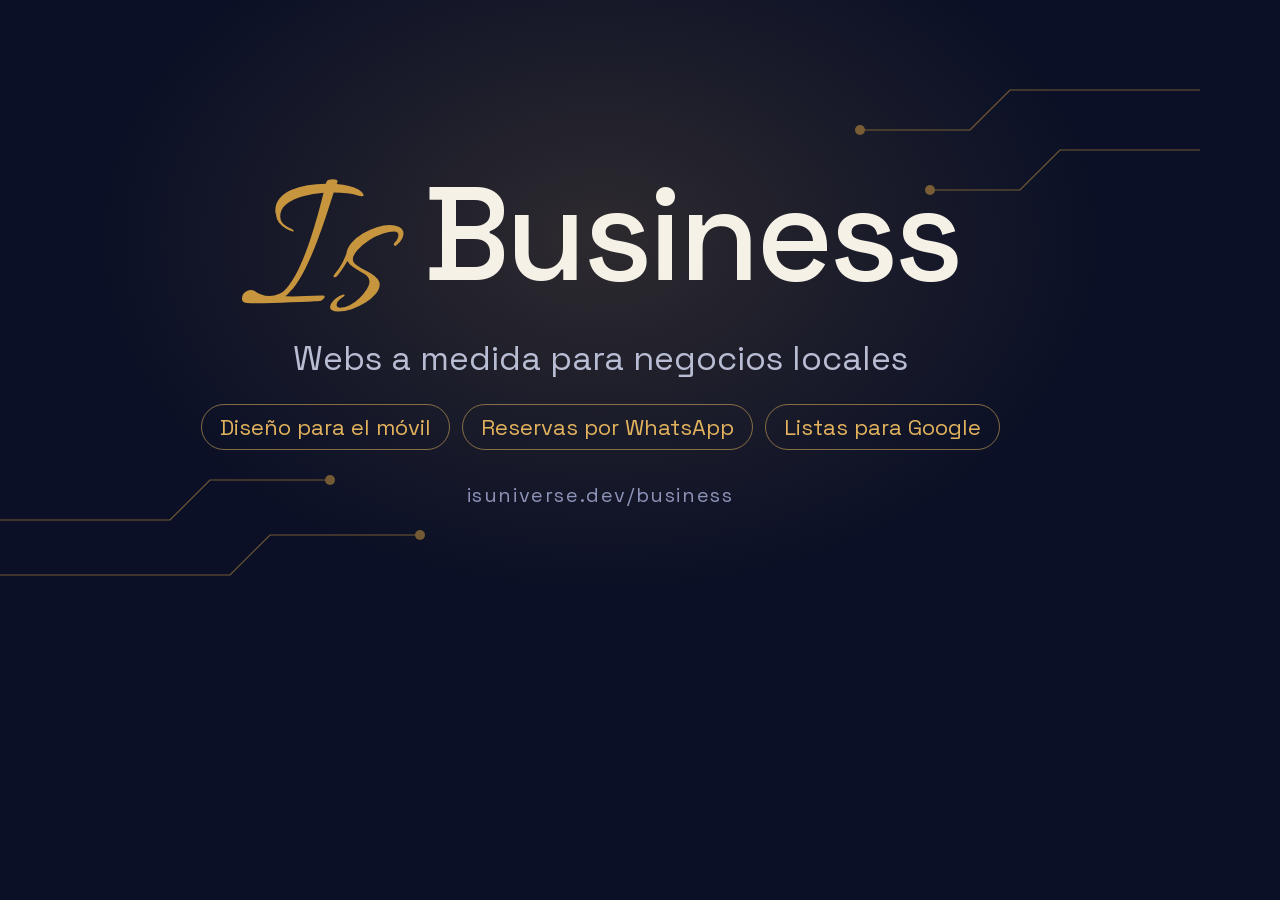
<file: tools/og.html>
<!doctype html>
<html lang="es" data-theme="dark">
<head>
  <meta charset="utf-8">
  <meta name="robots" content="noindex">
  <meta name="viewport" content="width=device-width, initial-scale=1">
  <meta name="description" content="Fuente de la imagen para compartir de IsBusiness (no es una página pública).">
  <link rel="canonical" href="https://isuniverse.dev/business/">
  <meta http-equiv="Content-Security-Policy" content="default-src 'self'; style-src 'self'; img-src 'self' data:; font-src 'self'">
  <title>og.png · IsBusiness</title>
  <link rel="icon" href="../assets/brand/favicon-dark.svg" type="image/svg+xml">
  <link rel="stylesheet" href="../assets/ds/tokens.css">
  <link rel="stylesheet" href="../assets/ds/circuit.css">
  <link rel="stylesheet" href="/tools/og.css">
</head>
<body>
  <svg class="is-symbol" width="0" height="0" aria-hidden="true" focusable="false"><symbol id="is-glyph" viewBox="170 0 686 795"><path transform="translate(512 512) scale(1.12) translate(-307.8 209.38)" d="M39.52 6.84Q23.56 6.84 14.82 4.18Q6.08 1.52 6.08 -8.36Q6.08 -12.16 6.84 -16.34Q7.60 -20.52 9.88 -25.84Q13.68 -34.20 22.80 -38.38Q31.92 -42.56 39.52 -42.56Q47.12 -42.56 53.20 -38.76Q63.84 -31.16 78.28 -25.46Q92.72 -19.76 108.68 -19.76Q126.92 -19.76 145.92 -28.50Q164.92 -37.24 181.64 -60.80Q204.44 -90.44 224.20 -134.90Q243.96 -179.36 260.30 -228.76Q276.64 -278.16 289.56 -324.90Q302.48 -371.64 310.84 -405.84Q271.32 -402.80 234.08 -392.54Q196.84 -382.28 172.90 -363.66Q148.96 -345.04 148.96 -317.68Q148.96 -302.48 157.32 -292.98Q165.68 -283.48 176.70 -278.16Q187.72 -272.84 194.56 -269.04Q199.88 -266.00 199.88 -263.72Q199.88 -259.16 193.04 -262.20Q183.92 -264.48 169.86 -272.46Q155.80 -280.44 144.78 -294.12Q133.76 -307.80 133.00 -325.28Q133.00 -326.80 131.86 -329.84Q130.72 -332.88 130.72 -335.16Q129.20 -364.04 145.54 -383.80Q161.88 -403.56 189.62 -416.10Q217.36 -428.64 251.18 -434.34Q285.00 -440.04 319.20 -440.04L322.24 -447.64Q323.76 -451.44 330.98 -454.10Q338.20 -456.76 345.80 -456.76Q353.40 -456.76 358.34 -454.48Q363.28 -452.20 363.28 -448.40Q363.28 -444.60 359.48 -438.52Q384.56 -436.24 405.46 -430.92Q426.36 -425.60 440.80 -418.00Q446.12 -415.72 453.34 -408.50Q460.56 -401.28 460.56 -396.72Q460.56 -392.92 454.48 -392.92Q451.44 -392.92 446.88 -393.68Q442.32 -394.44 436.24 -396.72Q421.80 -402.04 398.62 -404.32Q375.44 -406.60 348.84 -406.60Q337.44 -371.64 321.86 -323.76Q306.28 -275.88 286.90 -224.58Q267.52 -173.28 244.72 -126.54Q221.92 -79.80 196.84 -47.88Q189.24 -40.28 182.02 -32.68Q174.80 -25.08 167.96 -19.00Q209.76 -18.24 244.34 -19.76Q278.92 -21.28 302.48 -22.04L307.04 -22.04Q315.40 -22.04 315.40 -18.24Q315.40 -14.44 310.84 -9.88Q306.28 -5.32 303.24 -3.80Q299.44 -2.28 277.02 -0.38Q254.60 1.52 221.54 2.66Q188.48 3.80 152.76 4.94Q117.04 6.08 86.64 6.46Q56.24 6.84 39.52 6.84ZM365.56 38.00Q335.16 38.00 335.16 21.28Q335.16 9.12 348.08 -3.80Q357.96 -13.68 370.12 -19.76Q382.28 -25.84 385.32 -25.84Q389.12 -25.84 389.50 -22.80Q389.88 -19.76 386.08 -18.24Q378.48 -13.68 368.98 -5.70Q359.48 2.28 359.48 11.40Q359.48 23.56 373.92 23.56Q391.40 23.56 410.40 13.30Q429.40 3.04 445.74 -12.92Q462.08 -28.88 472.34 -45.22Q482.60 -61.56 482.60 -73.72Q482.60 -83.60 475.76 -91.96Q468.92 -100.32 447.64 -111.72Q433.20 -120.08 419.90 -129.20Q406.60 -138.32 399.76 -151.24Q393.68 -140.60 384.18 -125.78Q374.68 -110.96 361.76 -95.00Q357.20 -90.44 352.64 -90.44Q348.08 -90.44 348.08 -94.24Q348.08 -96.52 351.88 -101.84Q372.40 -126.16 382.28 -146.68Q392.16 -167.20 395.96 -177.84Q399.00 -199.88 416.48 -219.64Q433.96 -239.40 459.04 -254.22Q484.12 -269.04 510.34 -277.40Q536.56 -285.76 557.08 -285.76Q577.60 -285.76 593.56 -278.16Q609.52 -270.56 609.52 -253.84Q609.52 -244.72 604.20 -234.08Q597.36 -219.64 581.40 -208.24Q580.64 -207.48 579.12 -207.48Q573.04 -207.48 573.04 -212.80Q573.04 -216.60 576.84 -220.40Q582.92 -225.72 586.72 -233.32Q590.52 -240.92 590.52 -247.76Q590.52 -261.44 574.56 -261.44Q557.84 -261.44 530.86 -252.32Q503.88 -243.20 481.08 -228.76Q455.24 -212.04 437.76 -192.28Q420.28 -172.52 420.28 -157.32Q420.28 -149.72 425.22 -143.26Q430.16 -136.80 444.60 -128.44Q452.20 -123.88 465.88 -116.66Q479.56 -109.44 489.44 -103.36Q520.60 -84.36 520.60 -63.08Q520.60 -45.60 505.40 -27.74Q490.20 -9.88 466.26 4.94Q442.32 19.76 415.72 28.88Q389.12 38.00 365.56 38.00Z"/></symbol></svg>
  <!-- Source of assets/brand/og.png (1200×630): screenshot of this page, see README «Imagen para compartir». -->
  <div class="og">
    <svg class="ds-circuit" viewBox="0 0 1200 630" aria-hidden="true">
      <path pathLength="1" d="M1200 90 H1010 L970 130 H860"/><circle cx="860" cy="130" r="5"/>
      <path pathLength="1" d="M1200 150 H1060 L1020 190 H930"/><circle cx="930" cy="190" r="5"/>
      <path pathLength="1" d="M0 520 H170 L210 480 H330"/><circle cx="330" cy="480" r="5"/>
      <path pathLength="1" d="M0 575 H230 L270 535 H420"/><circle cx="420" cy="535" r="5"/>
    </svg>
    <div class="og-mark"><svg viewBox="0 0 233 270"><use href="#is-glyph" width="233" height="270"/></svg><span>Business</span></div>
    <p class="og-line">Webs a medida para negocios locales</p>
    <p class="og-chips"><span>Diseño para el móvil</span><span>Reservas por WhatsApp</span><span>Listas para Google</span></p>
    <p class="og-url">isuniverse.dev/business</p>
  </div>
</body>
</html>
</file>
<file: assets/ds/tokens.css>
/* Vendored from the IsUniverse design system (portada f03a82d, assets/ds/tokens.css); identity comments removed. */

@font-face { font-family: 'Allura'; src: url('fonts/allura-latin.woff2') format('woff2'); font-weight: 400; font-display: swap; }
@font-face { font-family: 'Space Grotesk'; src: url('fonts/space-grotesk-latin.woff2') format('woff2'); font-weight: 300 700; font-display: swap; }

:root {
  /* brand palette (same in both themes) */
  --ink-950: #0b1026; --ink-900: #0d1229; --ink-850: #121833; --ink-800: #1b2247; --ink-700: #1c2547; --ink-600: #2e3c74; --ink-500: #3a4170;
  --gold-700: #7a5212; --gold-600: #b58534; --gold-500: #c8953f; --gold-400: #e2b25c; --gold-300: #f2d18b;
  --cream-50: #fbf7ef; --cream-100: #f4ecdd; --cream-200: #f6f1e7;
  --mist-100: #e7e9f5; --mist-200: #c9cde3; --mist-300: #b9bdd3; --mist-500: #8d94b8; --mist-600: #6d7499;
  --on-gold: #1c1407;
  --mist-350: #b3b8d6;
  /* states: messages of forms (success, error) */
  --success: #9fe0b4; --success-strong: #5fbf7a;
  --danger: #e06c5a; --danger-strong: #d4553f; --danger-soft: #ffb4a3; --danger-border: #ff8a73;
  /* shape, type and motion */
  --radius: 18px; --radius-sm: 12px; --radius-lg: 28px;
  --font-script: 'Allura', 'Snell Roundhand', cursive;
  --font-sans: 'Space Grotesk', system-ui, -apple-system, sans-serif;
  --font-mono: ui-monospace, 'SF Mono', Menlo, monospace;
  /* the wordmark «Is + name» of every site (F10, 08/11/2026): one size, weight and spacing everywhere
     (portada, IsProfile, IsAcademy, IsBusiness, IsPanel); 34/18 px on narrow phones (end of this file) */
  --brand-is: 38px; --brand-name: 20px; --brand-name-weight: 500;
  --ease-out: cubic-bezier(.2, .8, .2, 1);
  /* motion: one rhythm for every site (IsAcademy's timings are the reference) */
  --ease-in-out: cubic-bezier(.65, 0, .35, 1);
  --dur-fast: .2s;
  --dur-base: .45s;
  --dur-slow: .9s;
  --stagger: .08s;
  /* light theme: one brand gold (logo, buttons, script, numbers, borders) + one gold for small text */
  --gold: var(--gold-600); --gold-2: var(--gold-500); --gold-text: var(--gold-700);
  --bg: var(--cream-50); --bg-alt: var(--cream-100); --surface: #fffdf9;
  --text: var(--ink-700); --text-2: #4a5170; --line: rgba(28, 37, 71, .12);
  --control-border: var(--mist-600); --control-hover-border: var(--ink-700);
  --control-placeholder: var(--text-2); --success-text: #28623d; --danger-text: #9b3929;
  --glass: rgba(251, 247, 239, .82);
  --shadow: 0 18px 50px rgba(122, 82, 18, .08); --shadow-hover: 0 24px 60px rgba(122, 82, 18, .14);
  --shadow-sm: 0 6px 18px rgba(122, 82, 18, .10); --bar-shadow: 0 10px 30px rgba(122, 82, 18, .07);
  --spot: rgba(200, 149, 63, .10);
  --gold-glow: rgba(226, 178, 92, .18);
  /* assistant avatar skin (IsAcademy's Alan): warmer in light, softer in dark */
  --av-skin: #8d5b3d; --av-shade: #6e4229;
  color-scheme: light;
}
/* dark theme: the system preference unless the visitor chose light, or an explicit choice (both blocks stay identical) */
@media (prefers-color-scheme: dark) {
  :root:not([data-theme="light"]) {
    --bg: var(--ink-950); --bg-alt: #10163a; --surface: #141b40; --text: var(--cream-200); --text-2: var(--mist-300); --line: rgba(255, 255, 255, .12);
    --glass: rgba(11, 16, 38, .78); --shadow: 0 18px 50px rgba(0, 0, 0, .4); --shadow-hover: 0 24px 60px rgba(0, 0, 0, .5); --spot: rgba(226, 178, 92, .08);
    --shadow-sm: 0 6px 18px rgba(0, 0, 0, .35); --bar-shadow: 0 10px 30px rgba(0, 0, 0, .35);
    --control-border: var(--mist-500); --control-hover-border: var(--mist-200);
    --control-placeholder: var(--text-2); --success-text: var(--success); --danger-text: var(--danger-soft);
    --gold: var(--gold-500); --gold-2: var(--gold-400); --gold-text: var(--gold-400); --av-skin: #c08d68; --av-shade: #9b6a4a; color-scheme: dark;
  }
}
:root[data-theme="dark"] {
  --bg: var(--ink-950); --bg-alt: #10163a; --surface: #141b40; --text: var(--cream-200); --text-2: var(--mist-300); --line: rgba(255, 255, 255, .12);
  --glass: rgba(11, 16, 38, .78); --shadow: 0 18px 50px rgba(0, 0, 0, .4); --shadow-hover: 0 24px 60px rgba(0, 0, 0, .5); --spot: rgba(226, 178, 92, .08);
  --shadow-sm: 0 6px 18px rgba(0, 0, 0, .35); --bar-shadow: 0 10px 30px rgba(0, 0, 0, .35);
  --control-border: var(--mist-500); --control-hover-border: var(--mist-200);
  --control-placeholder: var(--text-2); --success-text: var(--success); --danger-text: var(--danger-soft);
  --gold: var(--gold-500); --gold-2: var(--gold-400); --gold-text: var(--gold-400); --av-skin: #c08d68; --av-shade: #9b6a4a; color-scheme: dark;
}

/* wordmark on narrow phones */
@media (max-width: 420px) { :root { --brand-is: 34px; --brand-name: 18px; } }
</file>
<file: assets/ds/base.css>
/* Vendored from the IsUniverse design system (portada f03a82d, assets/ds/base.css); identity comments removed. */

/* ===================== 1. Base ===================== */
* { box-sizing: border-box; }
[hidden] { display: none !important; }
/* the scrollbar space is always kept (also while an intro holds the page): every page has the same width, so the
   cross-fade between sites is never aborted by a viewport that changes size */
html { scroll-behavior: smooth; scroll-padding-top: 84px; interpolate-size: allow-keywords; scrollbar-gutter: stable; }
body { margin: 0; background: var(--bg); color: var(--text); font-family: var(--font-sans); line-height: 1.6; -webkit-font-smoothing: antialiased; }
h1, h2, h3 { line-height: 1.15; margin: 0; font-weight: 600; letter-spacing: -.01em; text-wrap: balance; }
p { margin: 0 0 14px; }
a { color: var(--gold-text); }
button { font: inherit; color: inherit; cursor: pointer; }
:focus-visible { outline: 2px solid var(--gold-text); outline-offset: 3px; border-radius: 6px; }
.sr-only { position: absolute; width: 1px; height: 1px; overflow: hidden; clip: rect(0 0 0 0); white-space: nowrap; }
.skip-link { position: absolute; left: 16px; top: -60px; z-index: 60; padding: 10px 14px; border-radius: var(--radius-sm); background: var(--gold); color: var(--on-gold); text-decoration: none; }
.skip-link:focus { top: 12px; }
.container { width: min(1120px, calc(100% - 32px)); margin: 0 auto; }
.narrow { width: min(780px, calc(100% - 32px)); }
.muted { color: var(--text-2); font-size: 14px; }
.eyebrow { font-size: 13px; letter-spacing: .14em; text-transform: uppercase; color: var(--gold-text); font-weight: 600; margin-bottom: 12px; }
.lead { font-size: clamp(17px, 1.6vw, 19px); color: var(--text-2); }
h2 { font-size: clamp(28px, 4vw, 42px); margin-bottom: 16px; }

/* ===================== 2. Buttons, cards, chips ===================== */
/* buttons: a 1 px lift and a soft shadow on hover, a small press on click */
.btn { display: inline-flex; align-items: center; justify-content: center; gap: 8px; min-height: 44px; padding: 10px 18px; line-height: 1.3;
  border-radius: var(--radius-sm); border: 1px solid var(--line); background: transparent; font-size: 15px; font-weight: 500; color: var(--text);
  text-decoration: none; transition: transform .2s var(--ease-out), box-shadow .2s ease, background .2s ease, border-color .2s ease; }
.btn:hover { border-color: var(--gold); transform: translateY(-1px); box-shadow: var(--shadow-sm); }
.btn:active { transform: translateY(0) scale(.98); box-shadow: none; }
.btn-primary { background: var(--gold); border-color: var(--gold); color: var(--on-gold); }
.btn-primary:hover { background: var(--gold-2); border-color: var(--gold-2); box-shadow: 0 8px 22px rgba(200, 149, 63, .32); }
.btn-lg { min-height: 52px; padding: 14px 24px; font-size: 16px; }
.btn-sm { min-height: 44px; padding: 10px 14px; font-size: 14px; }   /* 44 px: the touch minimum of the kit (F10) */
.btn-icon { min-width: 44px; padding: 10px 12px; }
.btn[aria-pressed="true"] { border-color: var(--gold); background: rgba(200, 149, 63, .14); }
/* calls to action end in an arrow that nudges forward */
.btn-arrow::after { content: "→"; display: inline-block; transition: transform .25s var(--ease-out); }
.btn-arrow:hover::after { transform: translateX(4px); }

/* cards: one base for every card; a faint light follows the pointer (ds.js sets --mx/--my; mouse only) */
.card { position: relative; background: var(--surface); border: 1px solid var(--line); border-radius: var(--radius); padding: 24px; box-shadow: var(--shadow);
  transition: transform .35s var(--ease-out), box-shadow .35s ease, border-color .35s ease; }
.card::after { content: ""; position: absolute; inset: 0; border-radius: inherit; pointer-events: none; opacity: 0; transition: opacity .35s ease;
  background: radial-gradient(240px circle at var(--mx, 50%) var(--my, 50%), var(--spot), transparent 70%); }
@media (hover: hover) and (pointer: fine) {
  .card:not(.card--static):hover { transform: translateY(-2px); box-shadow: var(--shadow-hover); border-color: rgba(200, 149, 63, .45); }
  .card:hover::after { opacity: 1; }
}
.card > * { position: relative; }
.pill { display: inline-block; font-size: 12px; letter-spacing: .04em; padding: 3px 10px; border-radius: 999px; border: 1px solid var(--gold); color: var(--gold-text); }
.chips { display: flex; flex-wrap: wrap; gap: 8px; padding: 0; margin: 0; list-style: none; }
.chips li, .chips a { font-size: 13px; padding: 5px 12px; border-radius: 999px; border: 1px solid var(--line); color: var(--text-2); background: var(--surface); text-decoration: none; }
.chips a:hover { border-color: var(--gold); color: var(--text); }
/* a chip that holds a link is drawn once, by the link (no pill inside a pill); chips keep their words on one line */
.chips li:has(> a) { padding: 0; border: 0; background: none; }
.chips li, .chips a { white-space: nowrap; }
.chips a { display: inline-block; }


/* the select of every site (F10): no system arrow (different on each OS), the same gold chevron drawn in CSS */
select.ds-select, .ds-form select { appearance: none; -webkit-appearance: none; padding-right: 40px; background-repeat: no-repeat;
  background-image: linear-gradient(45deg, transparent 50%, var(--gold-text) 50%), linear-gradient(135deg, var(--gold-text) 50%, transparent 50%);
  background-position: calc(100% - 20px) 52%, calc(100% - 15px) 52%; background-size: 5px 5px, 5px 5px; }

/* ===================== 3. Top bar and brand ===================== */
/* glass bar, a soft shadow once the page scrolls and a thin reading-progress line */
.topbar { position: sticky; top: 0; z-index: 20; background: var(--glass); border-bottom: 1px solid var(--line);
  backdrop-filter: blur(8px); -webkit-backdrop-filter: blur(8px); transition: box-shadow .3s ease; }
.topbar.scrolled { background: var(--surface); box-shadow: var(--bar-shadow); }
.read-progress { position: absolute; left: 0; right: 0; bottom: -1px; height: 2px; transform: scaleX(0); transform-origin: 0 50%;
  background: linear-gradient(90deg, var(--gold), var(--gold-2)); pointer-events: none; }
.topbar-row { display: flex; align-items: center; gap: 18px; min-height: 68px; }
/* wordmark: the "Is" followed by the rest of the name */
.brand { display: inline-flex; align-items: baseline; text-decoration: none; color: var(--text); flex: none; }
.brand-is { font-family: var(--font-script); color: var(--gold); font-size: var(--brand-is); line-height: .8; margin-right: 1px; -webkit-text-stroke: .5px currentColor;
  transition: transform .3s var(--ease-out); }
.brand:hover .brand-is { transform: rotate(-4deg); }
.brand-name { font-size: var(--brand-name); font-weight: var(--brand-name-weight); letter-spacing: -.02em; }
.nav { display: flex; gap: 4px; flex: 1; justify-content: center; align-items: center; }
.nav a { color: var(--text-2); text-decoration: none; font-size: 14.5px; padding: 8px 10px; border-radius: 10px; white-space: nowrap; transition: color .2s, background .2s; }
.nav a:hover { color: var(--text); background: rgba(200, 149, 63, .08); }
.nav a.active, .nav a[aria-current="page"] { color: var(--text); background: rgba(200, 149, 63, .14); }
.tools { display: flex; gap: 8px; align-items: center; flex: none; margin-left: auto; }
/* the bar controls share one height (44 px, as in IsAcademy): text buttons, language and theme */
.tools > .btn, .intro-top > .btn { min-height: 44px; font-size: 14px; }
.lang-btn { font-size: 13px; font-weight: 600; letter-spacing: .04em; }
.theme-btn .i-sun { display: none; }
:root[data-theme="dark"] .theme-btn .i-sun { display: block; }
:root[data-theme="dark"] .theme-btn .i-moon { display: none; }
@media (prefers-color-scheme: dark) {
  :root:not([data-theme="light"]) .theme-btn .i-sun { display: block; }
  :root:not([data-theme="light"]) .theme-btn .i-moon { display: none; }
}

/* signature (signature.js): calligraphic "Is" + the decoded rest of the name, as in IsAcademy's intro logo */
.sig { display: block; width: 100%; height: auto; overflow: visible; }
.sig .is { font-family: var(--font-script); font-size: 300px; fill: var(--gold); }
.sig .is-stroke { fill: none; stroke: var(--gold); stroke-width: 1.6; }
.sig .word { font-family: var(--font-sans); font-weight: 500; font-size: 150px; fill: var(--text); letter-spacing: -3px; }
.sig .cursor { fill: var(--gold); }
.sig .cursor[opacity="1"] { animation: sig-blink 1s steps(1) infinite; }
@keyframes sig-blink { 50% { opacity: 0; } }

/* ===================== 4. Sections and footer ===================== */
.section { padding: 96px 0; }
.section.alt { background: var(--bg-alt); }
.section-head { max-width: 720px; margin-bottom: 40px; }
.footer { padding: 36px 0 44px; border-top: 1px solid var(--line); color: var(--text-2); font-size: 14px; }
.footer-row { display: flex; flex-wrap: wrap; gap: 12px 24px; align-items: center; justify-content: space-between; }
.footer a { color: var(--text-2); text-decoration: none; }
.footer a:hover { color: var(--text); }
.footer-links { display: flex; flex-wrap: wrap; gap: 6px 18px; }
.footer-top { white-space: nowrap; }   /* «Volver arriba», last item of the footer row on every site */

/* ===================== 5. Motion and responsive ===================== */
/* reveal on scroll: a short rise with a natural ease, staggered by --d */
.reveal { opacity: 1; transform: none; transition: opacity .6s var(--ease-out) var(--d, 0s), transform .6s var(--ease-out) var(--d, 0s); }
.js .reveal { opacity: 0; transform: translateY(12px); }
.js .reveal.in { opacity: 1; transform: none; }
/* siblings inside .stagger rise one after another (cards of a grid, lines of a hero) */
.stagger > .reveal:nth-child(2) { --d: calc(var(--stagger) * 1); }
.stagger > .reveal:nth-child(3) { --d: calc(var(--stagger) * 2); }
.stagger > .reveal:nth-child(4) { --d: calc(var(--stagger) * 3); }
.stagger > .reveal:nth-child(5) { --d: calc(var(--stagger) * 4); }
.stagger > .reveal:nth-child(6) { --d: calc(var(--stagger) * 5); }
.stagger > .reveal:nth-child(7) { --d: calc(var(--stagger) * 6); }
.stagger > .reveal:nth-child(n+8) { --d: calc(var(--stagger) * 7); }
/* moving between pages of the same origin is a soft cross-fade, not a cut */
@media (prefers-reduced-motion: no-preference) {
  @view-transition { navigation: auto; }
  ::view-transition-old(root), ::view-transition-new(root) { animation-duration: var(--dur-base); animation-timing-function: var(--ease-out); }
}
details::details-content { block-size: 0; overflow: clip; transition: block-size .35s var(--ease-out), content-visibility .35s allow-discrete; }
details[open]::details-content { block-size: auto; }
/* narrow screens: the bar wraps and the menu becomes a second row that scrolls sideways (as in IsAcademy) */
@media (max-width: 1080px) {
  .topbar-row { flex-wrap: wrap; gap: 8px 12px; padding-top: 10px; }
  .nav { order: 3; flex-basis: 100%; justify-content: flex-start; overflow-x: auto; scrollbar-width: none; margin: 0 -16px; padding: 0 16px 8px; }
  .nav::-webkit-scrollbar { display: none; }
  html { scroll-padding-top: 120px; }
}
@media (max-width: 640px) {
  .section { padding: 64px 0; }
  .topbar-row { gap: 6px 8px; }
  .tools { gap: 6px; } .tools .btn-icon { min-width: 44px; padding: 8px; }
}
@media (prefers-reduced-motion: reduce) {
  html { scroll-behavior: auto; }
  *, *::before, *::after { animation-duration: .01ms !important; animation-iteration-count: 1 !important; transition-duration: .01ms !important; }
  .js .reveal { opacity: 1; transform: none; }
}
.language-status { margin-block: 0; padding-block: 8px; color: var(--text-2); font-size: 14px; }
</file>
<file: assets/ds/startup.css>
/* The static page remains useful when scripting is off or startup has failed.
   Native links and details remain available; do not offer controls that cannot act. */
html:not(.js) button,
html:not(.js) .lead-form { display: none !important; }
</file>
<file: assets/ds/intro.css>
/* Vendored from the IsUniverse design system (portada f03a82d, assets/ds/intro.css); identity comments removed. */

/* only with JavaScript (the boot script adds .js); otherwise the page shows straight away */
.intro { display: none; }
.js .intro { position: fixed; inset: 0; z-index: 50; display: grid; justify-items: center; align-content: start;
  padding: max(12vh, 72px) 24px 24px; background: var(--bg); overflow: hidden auto; }
.js .intro[hidden] { display: none; }
body.intro-open { overflow: hidden; }

.intro:focus { outline: none; }   /* it holds the focus at rest (intro.js); its buttons keep their rings */
.intro-top { position: absolute; top: 16px; right: 16px; display: flex; gap: 8px; align-items: center; z-index: 2; }
.intro-stage { width: min(92vw, 1160px, 100%); text-align: center; position: relative; z-index: 1; }
.intro-sig .sig { width: min(1160px, 92vw, 100%); margin: 0 auto; }
/* the signature starts empty, as IsAcademy's logo: nothing flashes before it is drawn (signature.js adds .is-live) */
.js .intro .sig:not(.is-live) .is-stroke { stroke-dasharray: 3000; stroke-dashoffset: 3000; }
.js .intro .sig:not(.is-live) :is(.is-fill, .word, .cursor) { visibility: hidden; }
/* coming from the intro of another site with the signature already written (intro.js, boot script): it is shown
   complete from the first frame and the page transition keeps it in place (view-transition-name) */
.js.sig-handoff .intro .sig .is-stroke { stroke-dashoffset: 0; }
.js.sig-handoff .intro .sig :is(.is-fill, .word) { visibility: visible; }
.js .intro:not([hidden]) .sig { view-transition-name: signature; }
/* while a stored English choice is being applied the intro texts wait, so they never flash in Spanish (i18n.js) */
.i18n-wait .intro :is(.intro-top, .intro-after, .intro-actions) { visibility: hidden; }

.intro-after, .intro-actions { opacity: 0; transform: translateY(8px); transition: opacity .8s ease, transform .8s var(--ease-out); }
.intro.after .intro-after, .intro.ready .intro-actions { opacity: 1; transform: none; }
.intro-actions { visibility: hidden; }
.intro.ready .intro-actions { visibility: visible; }
.intro-tag { display: table; margin: 4px auto 0; }
.intro-hook { font-size: clamp(16px, 2.2vw, 22px); color: var(--text-2); max-width: 52ch; margin: 22px auto 0; }
.intro-milestones { width: min(520px, 100%); margin: 26px auto 0; }
/* milestones: each bar fills while its milestone is on screen (a light runs at its tip); the year counts up, the
   sentence is uncovered like ink; at the end the bars join into one gold line with a passing shine */
.intro-segs { position: relative; display: flex; margin-bottom: 14px; }
.intro-segs span { position: relative; flex: 1; height: 3px; margin-left: 6px; border-radius: 3px; background: var(--line); transition: margin .7s var(--ease-out), border-radius .7s ease; }
.intro-segs span:first-child { margin-left: 0; }
.intro-segs span.joined { margin-left: 2px; }
.intro-segs span::after { content: ""; position: absolute; inset: 0; border-radius: inherit; background: linear-gradient(90deg, var(--gold), var(--gold-2));
  transform: scaleX(0); transform-origin: left; }
.intro-segs span.on::after { transform: none; transition: transform .3s var(--ease-out); }
.intro-segs span.run::after { animation: seg-fill var(--step-ms, 1600ms) linear forwards; }
.intro-segs span.run::before { content: ""; position: absolute; z-index: 1; top: -4px; left: 0; width: 10px; height: 11px; margin-left: -5px; border-radius: 50%;
  background: radial-gradient(circle, var(--gold-2) 0 35%, transparent 70%); animation: seg-tip var(--step-ms, 1600ms) linear forwards; }
@keyframes seg-fill { to { transform: scaleX(1); } }
@keyframes seg-tip { from { left: 0; } to { left: 100%; } }
.intro-segs.complete span { margin-left: 0; }
.intro-segs.complete span { border-radius: 0; }
.intro-segs.complete span:first-child { border-radius: 3px 0 0 3px; }
.intro-segs.complete span:last-child { border-radius: 0 3px 3px 0; }
.intro-segs.complete::after { content: ""; position: absolute; inset: -3px 0; background: linear-gradient(90deg, transparent, rgba(255, 244, 214, .9), transparent);
  background-size: 30% 100%; background-repeat: no-repeat; animation: seg-shine 1.1s .35s var(--ease-out) both; pointer-events: none; }
@keyframes seg-shine { from { background-position: -40% 0; } to { background-position: 140% 0; } }
.intro-step { display: grid; justify-items: center; gap: 8px; min-height: 7.6em; align-content: start; margin: 0; color: var(--text); font-weight: 500;
  transition: min-height var(--dur-base) var(--ease-in-out); }
.intro-step.career-complete { min-height: 0; }
.st-meta { display: flex; align-items: baseline; gap: 10px; font-size: 12px; letter-spacing: .14em; text-transform: uppercase; color: var(--text-2); }
.st-year { font-family: var(--font-mono); font-size: 14px; font-weight: 600; letter-spacing: .04em; color: var(--gold-text); font-variant-numeric: tabular-nums; }
.st-where { font-weight: 600; color: var(--text); }
.st-role { font-weight: 600; color: var(--text); }
.st-ladder { position: relative; display: flex; width: min(420px, 100%); align-items: flex-start; gap: 0; margin: 3px 0 1px; font-size: 13px;
  max-height: 80px; opacity: 1;
  transition: opacity var(--dur-fast) ease, max-height var(--dur-base) var(--ease-in-out), margin var(--dur-base) var(--ease-in-out); }
.intro-step.career-complete .st-ladder { opacity: 0; max-height: 0; margin: -8px 0 0; overflow: clip; pointer-events: none; }
.st-rung { display: grid; justify-items: center; gap: 6px; flex: 1; min-width: 0; color: var(--text-2); font-weight: 600; }
.st-rung-dot { position: relative; width: 16px; height: 16px; border: 1px solid var(--line); border-radius: 50%; background: var(--surface);
  transition: background var(--dur-base) var(--ease-out), border-color var(--dur-base) var(--ease-out), box-shadow var(--dur-base) var(--ease-out); }
.st-rung-label { padding: 3px 8px; border: 1px solid transparent; border-radius: 999px; line-height: 1.35;
  transition: background var(--dur-base) var(--ease-out), color var(--dur-base) var(--ease-out), border-color var(--dur-base) var(--ease-out); }
.st-rung.past { color: var(--gold-text); }
.st-rung.past .st-rung-dot { border-color: var(--gold); background: var(--gold); }
.st-rung.now { color: var(--text); }
.st-rung.now .st-rung-dot { border-color: var(--gold); background: var(--gold-2); box-shadow: 0 0 0 4px var(--gold-glow); }
.st-rung.now .st-rung-label { color: var(--gold-text); }
/* Each stretch belongs to its destination: it fills once, reaches the next dot, then stays quiet. */
.st-sep { position: absolute; top: 7px; left: calc(var(--link-start) + 8px); width: calc(100% / var(--rungs) - 16px); height: 2px; background: var(--line); }
.st-sep::after { content: ""; position: absolute; inset: 0; background: linear-gradient(90deg, var(--gold), var(--gold-2)); transform: scaleX(0); transform-origin: left; }
.st-sep.reached::after { transform: scaleX(1); }
.intro-step.swap .st-sep.advance::after { animation: rung-link var(--dur-base) var(--ease-in-out) both; }
@keyframes rung-link { from { transform: scaleX(0); } to { transform: scaleX(1); } }
.st-text { font-size: clamp(15.5px, 2vw, 18px); line-height: 1.45; max-width: 46ch; }
.st-w { display: inline-block; }
.intro-step.swap:not(.continuing) .st-meta { animation: step-in var(--dur-base) var(--ease-out) both; }
.intro-step.swap:not(.continuing) .st-ladder { animation: step-in var(--dur-base) var(--stagger) var(--ease-out) both; }
.intro-step.swap .st-rung.now .st-rung-dot { animation: rung-arrive var(--dur-base) var(--dur-base) var(--ease-out) both; }
.intro-step.swap .st-ladder.complete .st-rung.now .st-rung-dot { animation-name: rung-finish; animation-duration: var(--dur-slow); }
@keyframes rung-arrive { from { transform: scale(.72); box-shadow: 0 0 0 0 var(--gold-glow); } to { transform: scale(1); box-shadow: 0 0 0 4px var(--gold-glow); } }
@keyframes rung-finish { 0% { transform: scale(.72); box-shadow: 0 0 0 0 var(--gold-glow); } 40% { transform: scale(1); box-shadow: 0 0 0 8px var(--gold-glow); } 100% { transform: scale(1); box-shadow: 0 0 0 4px var(--gold-glow); } }
.intro-step.swap .st-w { animation: word-in .55s calc(.12s + var(--n, 0) * 45ms) var(--ease-out) both; }
.intro-step.settled :is(.st-meta, .st-ladder, .st-rung-dot, .st-rung-label, .st-w), .intro-step.settled .st-sep::after { animation: none; transition: none; }
@keyframes word-in { from { opacity: 0; transform: translateY(8px); filter: blur(5px); } }
@keyframes step-in { from { opacity: 0; transform: translateY(6px); } }
.intro-actions { display: flex; flex-wrap: wrap; justify-content: center; gap: 12px; margin-top: 30px; }

/* while the intro is open the hero waits; when it closes, its lines rise one after another (.stagger) */
body.intro-open .hero .reveal.in { opacity: 0; transform: translateY(16px); }
/* The intro traces leave before the page traces arrive: never show both drawings through the fading backdrop. */
.intro .ds-circuit { transition: opacity var(--dur-fast) ease; }
.intro.leaving .ds-circuit { opacity: 0; }
.hero .ds-circuit { transition: opacity var(--dur-base) var(--ease-out); }
body.intro-open .hero .ds-circuit, body.entering .hero .ds-circuit { opacity: 0; }
/* the intro hands the focus to the page title (for screen readers and the keyboard): no ring on a programmatic focus */
main h1[tabindex="-1"]:focus { outline: none; }

/* the exit: the "Is" (human) flies to the seal leaving gold ink, the name (artificial) breaks into pixels */
.intro-flyer { position: fixed; z-index: 60; margin: 0; pointer-events: none; transform-origin: 0 0; }
.intro-flyer .sig { display: block; width: 100%; height: auto; }
.intro-flyer .word, .intro-flyer .cursor { display: none; }
body.entering .topbar .brand { opacity: 0; }

@media (max-width: 640px) {
  .js .intro { padding-top: max(14vh, 84px); padding-inline: 4vw; }
  .intro-top { left: 16px; justify-content: flex-end; flex-wrap: wrap; }
  /* stacked actions share one width */
  .intro-actions { flex-direction: column; align-items: center; }
  .intro-actions .btn { width: min(280px, 100%); }
}
/* Short laptop windows need room for the CV milestones and actions. Keep the signature's
   scale paired with IsAcademy's 1000 / 1401 logo; very small windows retain native scrolling. */
@media (max-height: 740px) {
  .js .intro { padding-top: 64px; }
  .intro-sig .sig { width: min(1160px, 92vw, 100%, max(280px, calc((100svh - 410px) * 3.5))); }
  .intro-hook { margin-top: 16px; }
  .intro-milestones { margin-top: 20px; }
  .intro-actions { margin-top: 20px; }
}
@media (prefers-reduced-motion: reduce) {
  .intro-after, .intro-actions { transition: none; }
  .intro-segs span.run::before, .intro-segs.complete::after { display: none; }
  .intro-step :is(.st-meta, .st-ladder, .st-rung-dot, .st-rung-label, .st-w), .intro-step .st-sep::after { animation: none; transition: none; }
}
</file>
<file: assets/ds/circuit.css>
/* Vendored from the IsUniverse design system (portada f03a82d, assets/ds/circuit.css); identity comments removed. */
.ds-circuit { position: absolute; pointer-events: none; }
.ds-circuit path { fill: none; stroke: var(--gold); stroke-width: 1.2;
  stroke-dasharray: 1; stroke-dashoffset: 1; animation: ds-trace 1.4s ease-out var(--at, .4s) forwards; }
.ds-circuit circle { fill: var(--gold); opacity: 0; transform-box: fill-box; transform-origin: center;
  animation: ds-node .3s ease-out calc(var(--at, .4s) + 1.15s) forwards; }
/* one trace after another, every 120 ms */
.ds-circuit :is(path, circle):nth-of-type(2) { --at: calc(var(--from, .4s) + .12s); }
.ds-circuit :is(path, circle):nth-of-type(3) { --at: calc(var(--from, .4s) + .24s); }
.ds-circuit :is(path, circle):nth-of-type(4) { --at: calc(var(--from, .4s) + .36s); }
.ds-circuit :is(path, circle):nth-of-type(1) { --at: var(--from, .4s); }
@keyframes ds-trace { to { stroke-dashoffset: 0; } }
@keyframes ds-node { from { opacity: 0; transform: scale(.4); } to { opacity: 1; transform: none; } }

/* the intro: the whole screen behind the signature */
.ds-circuit--intro { inset: 0; width: 100%; height: 100%; opacity: .5; }
/* the hero: a column of traces on the right */
.ds-circuit--hero { right: 0; top: 0; height: 100%; width: auto; opacity: .45; --from: .3s; }
@media (max-width: 900px) { .ds-circuit--hero { opacity: .25; } }
@media (max-width: 640px) { .ds-circuit--hero { display: none; } }   /* on phones the hero lines would cross the text */
/* phones in portrait (F10): the full-screen slice pushed both clusters of traces off the sides, so on every site no line
   was visible; the drawing becomes a 4:3 band at the bottom of the screen, under the content, where both clusters and
   their nodes stay in view */
@media (max-aspect-ratio: 1/1) { .ds-circuit--intro { inset: auto 0 0 0; height: auto; aspect-ratio: 4 / 3; opacity: .45; } }

@media (prefers-reduced-motion: reduce) {
  .ds-circuit path { animation: none; stroke-dashoffset: 0; }
  .ds-circuit circle { animation: none; opacity: 1; }
}
</file>
<file: assets/ds/assistant.css>
/* Vendored from the IsUniverse design system (portada f03a82d, assets/ds/assistant.css); identity comments removed. */
.as-avatar { display: inline-block; flex: none; }
.as-avatar svg { width: 100%; height: 100%; display: block; }
.av-head { animation: breathe 4.5s ease-in-out infinite; transform-origin: 100px 150px; }
.av-eyes { animation: eyeblink 5s infinite; transform-origin: 100px 93px; }
.av-open { opacity: 0; }
.talking .av-open { animation: talkmouth .32s ease-in-out infinite alternate; }
.talking .av-smile { animation: talksmile .32s ease-in-out infinite alternate; }
@keyframes breathe { 50% { transform: translateY(-1.5px); } }
@keyframes eyeblink { 0%, 92%, 100% { transform: scaleY(1); } 95% { transform: scaleY(.1); } }
@keyframes talkmouth { from { opacity: 0; } to { opacity: 1; } }
@keyframes talksmile { from { opacity: 1; } to { opacity: 0; } }

.assistant-fab { position: fixed; right: 18px; bottom: 18px; z-index: 40; display: flex; align-items: center; gap: 10px; padding: 6px 16px 6px 6px;
  border-radius: 999px; border: 1px solid rgba(226, 178, 92, .6); background: var(--ink-850); color: var(--cream-200); font-size: 15px; font-weight: 500;
  box-shadow: 0 14px 40px rgba(10, 14, 40, .35); transition: transform .25s var(--ease-out), box-shadow .25s ease, opacity .25s ease, visibility .25s; animation: fabin .6s ease backwards; }
.assistant-fab.fab-tucked, .assistant-fab.fab-away, .assistant-fab.fab-reading { opacity: 0; visibility: hidden; transform: translateY(24px) scale(.9); pointer-events: none; }
.assistant-fab:hover { transform: translateY(-2px); box-shadow: 0 18px 44px rgba(10, 14, 40, .42), 0 0 0 4px var(--gold-glow); }
.assistant-fab .as-avatar { width: 52px; height: 52px; }
@keyframes fabin { from { opacity: 0; transform: translateY(16px) scale(.9); } }

.assistant-panel { position: fixed; right: 18px; bottom: 90px; z-index: 41; width: min(380px, calc(100vw - 24px)); height: min(560px, calc(100dvh - 120px));
  display: flex; flex-direction: column; border-radius: 22px; overflow: hidden; background: var(--surface); border: 1px solid var(--line);
  box-shadow: 0 30px 80px rgba(10, 14, 40, .35); opacity: 0; transform: translateY(14px) scale(.98); transition: opacity .25s ease, transform .25s var(--ease-out); }
.assistant-panel.open { opacity: 1; transform: none; }
.as-head { display: flex; gap: 12px; align-items: center; padding: 14px 14px 14px 16px; background: var(--ink-850); color: var(--cream-200); }
.as-head .as-avatar { width: 56px; height: 56px; }
.as-head div { flex: 1; min-width: 0; }
.as-name { margin: 0; font-weight: 600; font-size: 18px; display: flex; align-items: center; gap: 8px; }
.as-badge { font-size: 11px; font-weight: 600; letter-spacing: .08em; text-transform: uppercase; padding: 2px 8px; border-radius: 999px; border: 1px solid var(--gold-400); color: var(--gold-400); }
.as-sub { margin: 0; font-size: 12.5px; color: var(--mist-300); }
.as-head .btn { color: var(--cream-200); border-color: rgba(255, 255, 255, .2); }
.as-log { flex: 1; overflow-y: auto; padding: 16px; display: flex; flex-direction: column; gap: 10px; }
.as-log .msg { animation: msgin .3s var(--ease-out) both; }
@keyframes msgin { from { opacity: 0; transform: translateY(6px); } }
.as-log .msg p { margin: 0; padding: 10px 14px; border-radius: 16px; font-size: 14.5px; line-height: 1.5; max-width: 88%; }
.as-log .msg-bot p { background: var(--bg-alt); color: var(--text); border-bottom-left-radius: 6px; }
.as-log .msg-user { display: flex; justify-content: flex-end; }
.as-log .msg-user p { background: var(--gold); color: var(--on-gold); border-bottom-right-radius: 6px; }
.as-log .msg-actions { display: flex; flex-wrap: wrap; gap: 6px; margin-top: 8px; }
.as-log .typing p { display: inline-flex; gap: 4px; }
.as-log .typing span { width: 7px; height: 7px; border-radius: 50%; background: var(--text-2); animation: dots 1s infinite; }
.as-log .typing span:nth-child(2) { animation-delay: .15s; } .as-log .typing span:nth-child(3) { animation-delay: .3s; }
@keyframes dots { 50% { opacity: .25; transform: translateY(-2px); } }
.as-chips { display: flex; flex-wrap: wrap; gap: 6px; padding: 0 16px 10px; }
.as-chips .chip { flex: 0 1 auto; text-align: left; font-size: 13px; padding: 7px 12px; border-radius: 999px; border: 1px solid var(--line); background: transparent;
  transition: border-color .2s, background .2s; }
.as-chips .chip:hover { border-color: var(--gold); background: rgba(200, 149, 63, .08); }
.as-form { display: flex; gap: 8px; padding: 12px; border-top: 1px solid var(--line); }
.as-form input { flex: 1; min-width: 0; font: inherit; font-size: 15px; padding: 10px 14px; border-radius: var(--radius-sm); border: 1px solid var(--control-border);
  background: var(--bg); color: var(--text); transition: border-color .2s, box-shadow .2s; }
.as-form input::placeholder { color: var(--control-placeholder); opacity: 1; }
.as-form input:focus-visible { outline: none; border-color: var(--gold-text); box-shadow: 0 0 0 4px var(--gold-glow); }

@media (max-width: 640px) {
  .assistant-fab { right: 12px; bottom: 12px; padding: 5px; }
  .assistant-fab .fab-label { display: none; }
  .assistant-panel { right: 0; left: 0; bottom: 0; width: 100%; height: min(82dvh, 640px); border-radius: 22px 22px 0 0; }
}
@media (prefers-reduced-motion: reduce) {
  .av-head, .av-eyes { animation: none; }
}
</file>
<file: assets/business.css>
/* IsBusiness · page styles on top of the IsUniverse design system (/assets/ds/tokens.css, base.css, intro.css,
   circuit.css). Same palette (ink and gold), type, radii, motion curves and components; only what this page adds.
   1. Brand mark   2. Intro mark   3. Hero and phone   4. Features   5. Steps   6. Sectors, soon, FAQ, contact
   7. Footer and legal   8. Responsive and reduced motion */

/* ===================== 1. Brand mark (the official «Is», #is-glyph) ===================== */
.is-symbol { position: absolute; width: 0; height: 0; overflow: hidden; }
#is-glyph path { fill: inherit; }
/* The SVG «Is» takes exactly the place of the Allura «Is» of the other sites (ds/base.css .brand-is): its ink is
   0.651 × --brand-is tall and goes 0.05 × --brand-is under the baseline of the name, and the name starts where the
   Allura advance ends (0.076 × --brand-is before the end of the ink), as in «IsProfile» or «IsAcademy». */
.brand-mark { width: auto; height: calc(var(--brand-is) * .651); margin: 0 calc(var(--brand-is) * -.076 + 1px) calc(var(--brand-is) * -.05) 0;
  fill: var(--gold); stroke: var(--gold); stroke-width: 10; /* ≈ the .5px text-stroke of the Allura «Is» */ flex: none; transition: transform .3s var(--ease-out); overflow: visible; }
.brand:hover .brand-mark { transform: rotate(-4deg); }
.brand--small { --brand-is: 24px; --brand-name: 13px; color: var(--text-2); }
body.entering .topbar .brand { opacity: 0; }
::selection { background: rgba(200, 149, 63, .28); color: var(--text); }
html { accent-color: var(--gold); scrollbar-color: var(--gold) transparent; caret-color: var(--gold); }
a { text-underline-offset: 3px; text-decoration-thickness: 1px; }

/* ===================== 2. Intro mark ===================== */
.bsig .is-stroke { fill: none; stroke: var(--gold); stroke-width: 3; stroke-linejoin: round; }
.bsig .is-fill { fill: var(--gold); }
.js .intro .bsig:not(.is-live) :is(.is-stroke, .is-fill, .word, .cursor) { visibility: hidden; }
.intro-flyer .bsig .is-stroke { visibility: hidden; }
.intro-top .btn-sm { min-height: 44px; }

/* ===================== 3. Hero and phone ===================== */
.hero { position: relative; overflow: hidden; padding: 84px 0 72px; }
.hero::before { content: ""; position: absolute; inset: -20% -10% auto auto; width: 60vw; height: 60vw; max-width: 760px; max-height: 760px;
  background: radial-gradient(closest-side, var(--gold-glow), transparent); pointer-events: none; }
.hero-inner { position: relative; z-index: 1; display: grid; grid-template-columns: minmax(0, 1fr) auto; gap: 56px; align-items: center; }
.hero-title { font-size: clamp(36px, 5.4vw, 64px); line-height: 1.04; letter-spacing: -.03em; max-width: 14ch; margin: 0 0 22px; }
.hero-title em { font-style: normal; color: var(--gold-text); }   /* emphasis by colour, never gradient text (Impeccable) */
.hero .lead { max-width: 52ch; margin-bottom: 28px; }
.hero-actions { display: flex; flex-wrap: wrap; gap: 12px; margin-bottom: 24px; }
.trust li { display: inline-flex; align-items: center; gap: 6px; }
.trust li::before { content: ""; width: 6px; height: 6px; border-radius: 50%; background: var(--gold); }

/* the phone: a generic small-business site with the WhatsApp booking flow playing in a loop (decorative) */
.device-wrap { position: relative; justify-self: center; }
.device { position: relative; width: 272px; aspect-ratio: 9 / 18.6; padding: 12px; border-radius: 42px; background: linear-gradient(160deg, var(--ink-800), var(--ink-950));
  box-shadow: 0 0 0 1px rgba(226, 178, 92, .35), 0 40px 80px rgba(11, 16, 38, .35), inset 0 0 0 2px rgba(255, 255, 255, .06);
  transform: rotate(-3deg); transition: transform .8s var(--ease-out); z-index: 1; }
.device-wrap:hover .device { transform: rotate(0deg) translateY(-6px); }
.device-notch { position: absolute; top: 18px; left: 50%; width: 76px; height: 20px; margin-left: -38px; border-radius: 12px; background: var(--ink-950); z-index: 2; }
.device-glow { position: absolute; inset: 18% -12% 6%; border-radius: 50%; background: radial-gradient(closest-side, rgba(226, 178, 92, .30), transparent); filter: blur(24px); z-index: 0; }
.screen { position: relative; height: 100%; overflow: hidden; border-radius: 32px; background: var(--cream-50); color: var(--ink-700); padding: 40px 14px 14px;
  display: flex; flex-direction: column; gap: 12px; font-size: 11px; }
.s-bar { display: flex; align-items: center; gap: 8px; }
.s-logo { width: 22px; height: 22px; border-radius: 7px; background: linear-gradient(135deg, var(--gold-500), var(--gold-700)); }
.s-name { font-weight: 700; font-size: 12px; letter-spacing: -.01em; flex: 1; }
.s-menu { width: 16px; height: 10px; border-block: 2px solid var(--ink-700); position: relative; }
.s-menu::after { content: ""; position: absolute; left: 0; right: 0; top: 2px; height: 2px; background: var(--ink-700); }
.s-hero { display: grid; gap: 7px; padding: 14px 12px; border-radius: 16px; background: var(--ink-900); }
.s-h { color: var(--cream-50); font-weight: 700; font-size: 14px; letter-spacing: -.01em; }
.s-p { color: rgba(251, 247, 239, .62); font-size: 10.5px; font-variant-numeric: tabular-nums; }
.s-open { display: inline-flex; align-items: center; gap: 6px; margin-top: 4px; color: #9fe0b4; font-size: 10px; font-weight: 600; }
.s-open i { width: 7px; height: 7px; border-radius: 50%; background: #5fbf7a; box-shadow: 0 0 0 3px rgba(95, 191, 122, .25); }
.s-card { display: grid; gap: 9px; padding: 12px; border-radius: 16px; background: #fff; box-shadow: 0 8px 24px rgba(122, 82, 18, .12); }
.s-title { margin: 0; font-weight: 700; font-size: 12px; }
.s-row { display: flex; gap: 6px; }
.s-chip, .s-day, .s-hour { flex: 1; display: grid; place-items: center; min-height: 26px; border-radius: 9px; border: 1px solid rgba(28, 37, 71, .14); font-weight: 600; font-size: 10px; color: var(--ink-600); }
.s-day { min-height: 36px; line-height: 1.15; }
.s-day b { font-size: 12px; color: var(--ink-700); }
.s-send { display: grid; place-items: center; min-height: 32px; border-radius: 10px; background: #157a3c; color: #fff; font-weight: 700; font-size: 10.5px; }
.s-tiles { display: grid; grid-template-columns: 1fr 1fr; gap: 8px; }
.s-tile { display: flex; align-items: center; gap: 7px; min-height: 38px; padding: 8px 10px; border-radius: 12px; background: #fff; box-shadow: 0 6px 16px rgba(122, 82, 18, .10);
  font-weight: 600; font-size: 10.5px; }
.s-ico { flex: none; width: 16px; height: 16px; border-radius: 50%; border: 2px solid var(--gold-600); position: relative; }
.s-ico--clock::after { content: ""; position: absolute; left: 5px; top: 2px; width: 4px; height: 5px; border-left: 2px solid var(--gold-600); border-bottom: 2px solid var(--gold-600); }
.s-ico--pin { border-radius: 50% 50% 50% 0; transform: rotate(-45deg); }
.s-ico--pin::after { content: ""; position: absolute; inset: 3px; border-radius: 50%; background: var(--gold-600); }
.s-bubble { position: absolute; left: 14px; right: 14px; bottom: 16px; display: flex; gap: 8px; align-items: center; padding: 10px 12px; border-radius: 14px 14px 4px 14px;
  background: #dcf8c6; color: #1c2a1c; font-weight: 600; font-size: 10.5px; box-shadow: 0 10px 24px rgba(0, 0, 0, .18); opacity: 0; transform: translateY(16px) scale(.96); }
.s-check { color: #34b7f1; font-size: 10px; letter-spacing: -2px; }
/* the loop (9 s): service → day → hour → send → the message arrives; final state without motion */
.device .s-chip--a, .device .s-day--a, .device .s-hour--a { border-color: var(--gold-600); background: rgba(200, 149, 63, .16); color: var(--ink-700); }
.device.playing .s-chip--a { animation: pick-a 9s var(--ease-out) infinite; }
.device.playing .s-day--a { animation: pick-b 9s var(--ease-out) infinite; }
.device.playing .s-hour--a { animation: pick-c 9s var(--ease-out) infinite; }
.device.playing .s-send { animation: press 9s var(--ease-out) infinite; }
.device.playing .s-bubble { animation: bubble 9s var(--ease-out) infinite; }
body.intro-open .device * { animation-play-state: paused !important; }
@keyframes pick-a { 0%, 8% { border-color: rgba(28, 37, 71, .14); background: transparent; transform: none; } 12% { transform: scale(1.08); } 16%, 92% { border-color: var(--gold-600); background: rgba(200, 149, 63, .16); transform: none; } 100% { border-color: rgba(28, 37, 71, .14); background: transparent; } }
@keyframes pick-b { 0%, 22% { border-color: rgba(28, 37, 71, .14); background: transparent; transform: none; } 26% { transform: scale(1.08); } 30%, 92% { border-color: var(--gold-600); background: rgba(200, 149, 63, .16); transform: none; } 100% { border-color: rgba(28, 37, 71, .14); background: transparent; } }
@keyframes pick-c { 0%, 36% { border-color: rgba(28, 37, 71, .14); background: transparent; transform: none; } 40% { transform: scale(1.08); } 44%, 92% { border-color: var(--gold-600); background: rgba(200, 149, 63, .16); transform: none; } 100% { border-color: rgba(28, 37, 71, .14); background: transparent; } }
@keyframes press { 0%, 52% { transform: none; filter: none; } 55% { transform: scale(.95); filter: brightness(1.15); } 58%, 100% { transform: none; filter: none; } }
@keyframes bubble { 0%, 58% { opacity: 0; transform: translateY(16px) scale(.96); } 63%, 90% { opacity: 1; transform: none; } 96%, 100% { opacity: 0; transform: translateY(8px) scale(.98); } }
.device:not(.playing) .s-bubble { opacity: 1; transform: none; }

/* ===================== 4. Features ===================== */
/* an editorial list (Impeccable: no wall of identical cards): two columns, hairlines, the icon beside the words */
.feature-grid { display: grid; grid-template-columns: repeat(2, minmax(0, 1fr)); column-gap: 56px; border-top: 1px solid var(--line); }
.feature { position: relative; display: grid; grid-template-columns: 48px minmax(0, 1fr); column-gap: 20px; row-gap: 6px; padding: 28px 0; border-bottom: 1px solid var(--line); }
.feature .f-icon { grid-row: span 2; }
.feature h3 { font-size: 20px; }
.feature p { color: var(--text-2); margin: 0; }
.f-icon { display: grid; place-items: center; width: 48px; height: 48px; border-radius: 14px; background: rgba(200, 149, 63, .12); color: var(--gold-text);
  transition: transform .5s var(--ease-out), background .3s ease; }
.f-icon svg { width: 24px; height: 24px; fill: none; stroke: currentColor; stroke-width: 1.7; stroke-linecap: round; stroke-linejoin: round; }
.feature:hover .f-icon { transform: translateY(-2px) rotate(-4deg); background: rgba(200, 149, 63, .2); }
.feature::before { content: ""; position: absolute; left: 0; right: 0; top: -1px; height: 2px; border-radius: 2px; background: linear-gradient(90deg, var(--gold), var(--gold-2));
  transform: scaleX(0); transform-origin: left; transition: transform .5s var(--ease-out); z-index: 1; }
.feature:hover::before { transform: scaleX(1); }

/* ===================== 5. Steps ===================== */
.steps { --track: 34px; position: relative; display: grid; grid-template-columns: repeat(4, minmax(0, 1fr)); gap: 24px; list-style: none; margin: 0; padding: 0; }
.steps::before, .steps::after { content: ""; position: absolute; top: calc(var(--track) - 1px); left: 28px; right: 28px; height: 2px; border-radius: 2px; background: var(--line); }
.steps::after { background: linear-gradient(90deg, var(--gold), var(--gold-2)); transform: scaleX(0); transform-origin: left; transition: transform 1.6s var(--ease-in-out) .2s; }
.steps.run::after { transform: scaleX(1); }
.step { position: relative; display: grid; gap: 8px; align-content: start; }
.step-n { position: relative; z-index: 1; display: grid; place-items: center; width: 68px; height: 68px; border-radius: 50%; border: 1px solid var(--line); background: var(--surface);
  font-family: var(--font-sans); font-weight: 600; font-variant-numeric: tabular-nums; font-size: 20px; color: var(--text-2); margin-bottom: 8px;
  transition: border-color .4s ease, color .4s ease, box-shadow .4s ease; }
.steps.run .step-n { border-color: var(--gold); color: var(--gold-text); box-shadow: 0 0 0 6px var(--gold-glow); }
.steps.run .step:nth-child(1) .step-n { transition-delay: .2s; }
.steps.run .step:nth-child(2) .step-n { transition-delay: .7s; }
.steps.run .step:nth-child(3) .step-n { transition-delay: 1.2s; }
.steps.run .step:nth-child(4) .step-n { transition-delay: 1.7s; }
.step h3 { font-size: 20px; }
.step p { color: var(--text-2); margin: 0; }

/* ===================== 6. Sectors, soon, FAQ, contact ===================== */
.sectors { display: grid; grid-template-columns: minmax(0, 1fr) minmax(0, 1fr); gap: 48px; align-items: center; }
.sector-list { display: grid; grid-template-columns: repeat(2, minmax(0, 1fr)); gap: 12px; list-style: none; margin: 0; padding: 0; }
.sector-list li { display: flex; align-items: center; gap: 12px; min-height: 56px; padding: 12px 16px; border-radius: var(--radius-sm); border: 1px solid var(--line);
  background: var(--surface); font-weight: 500; transition: border-color .3s ease, transform .3s var(--ease-out); }
.sector-list li::before { content: ""; flex: none; width: 10px; height: 10px; border-radius: 3px; background: var(--gold); transform: rotate(45deg); }
@media (hover: hover) and (pointer: fine) { .sector-list li:hover { border-color: rgba(200, 149, 63, .55); transform: translateX(4px); } }

.soon-section { padding-top: 0; }
.soon { display: grid; justify-items: start; gap: 14px; padding: 40px; overflow: hidden;
  background: linear-gradient(120deg, var(--surface), var(--surface) 55%, rgba(200, 149, 63, .12)); }
.soon h2 { margin: 0; }
.soon .lead { margin: 0; max-width: 60ch; }

.faq-wrap h2 { margin-bottom: 28px; }
.faq { display: grid; gap: 12px; }
.faq details { border: 1px solid var(--line); border-radius: var(--radius-sm); background: var(--surface); transition: border-color .3s ease; }
.faq details[open] { border-color: rgba(200, 149, 63, .5); }
.faq summary { display: flex; align-items: center; justify-content: space-between; gap: 16px; min-height: 56px; padding: 14px 18px; cursor: pointer; font-weight: 600; list-style: none; }
.faq summary::-webkit-details-marker { display: none; }
.faq summary::after { content: ""; flex: none; width: 10px; height: 10px; border-right: 2px solid var(--gold-text); border-bottom: 2px solid var(--gold-text);
  transform: rotate(45deg) translateY(-2px); transition: transform .35s var(--ease-out); }
.faq details[open] summary::after { transform: rotate(225deg) translateY(-2px); }
.faq details p { padding: 0 18px 16px; margin: 0; color: var(--text-2); }

.contact-card { display: grid; justify-items: center; text-align: center; gap: 12px; padding: 56px 24px;
  background: radial-gradient(120% 140% at 50% 0%, rgba(200, 149, 63, .14), transparent 60%), var(--surface); }
.contact-mark { width: auto; height: 64px; fill: var(--gold); margin-bottom: 4px; }
.contact-card h2 { margin: 0; }
.contact-card .lead { max-width: 46ch; margin: 0 0 8px; }
.contact-actions { display: flex; flex-wrap: wrap; justify-content: center; gap: 12px; }
.contact-note { margin: 8px 0 0; }

/* ===================== 7. Footer and legal ===================== */
.footer-brand { display: inline-flex; align-items: baseline; gap: 10px; }
.footer-year { font-size: 14px; }
.legal { padding: 64px 0 96px; }
.legal h1 { font-size: clamp(32px, 4.4vw, 48px); margin-bottom: 12px; }
.legal h2 { font-size: clamp(22px, 2.6vw, 28px); margin: 40px 0 12px; }
.legal p, .legal li { color: var(--text-2); }
.legal ul { padding-left: 20px; }
.legal dl { display: grid; grid-template-columns: max-content 1fr; gap: 8px 20px; margin: 0; }
.legal dt { font-weight: 600; }
.legal dd { margin: 0; color: var(--text-2); }
.pending { display: inline-block; padding: 1px 10px; border-radius: 999px; border: 1px dashed var(--gold); color: var(--gold-text); font-size: 13px; font-weight: 600; }
.notfound { min-height: 70vh; display: grid; place-items: center; text-align: center; padding: 64px 0; }
.notfound .contact-mark { height: 88px; }
.notfound h1 { font-size: clamp(32px, 4.4vw, 48px); margin: 12px 0; }

/* ===================== 8. Responsive and reduced motion ===================== */
@media (max-width: 1080px) {
  .feature-grid { column-gap: 32px; }
}
@media (max-width: 900px) {
  .hero-inner { grid-template-columns: 1fr; gap: 48px; }
  .hero-title { max-width: 16ch; }
  .steps { grid-template-columns: repeat(2, minmax(0, 1fr)); row-gap: 40px; }
  .steps::before, .steps::after { display: none; }
  .sectors { grid-template-columns: 1fr; gap: 28px; }
}
@media (max-width: 640px) {
  .hero { padding: 40px 0 56px; }
  .hero-actions .btn { flex: 1 1 100%; }
  .feature-grid { grid-template-columns: 1fr; }
  .steps { grid-template-columns: 1fr; gap: 28px; }
  .step { grid-template-columns: auto 1fr; column-gap: 16px; }
  .step-n { grid-row: span 2; width: 56px; height: 56px; font-size: 16px; margin: 0; }
  .sector-list { grid-template-columns: 1fr; }
  .soon { padding: 28px 22px; }
  .contact-card { padding: 40px 18px; }
  .contact-actions .btn { flex: 1 1 100%; }
  .bar-cta { display: none; }
  .device { width: 248px; }
  .device .s-tiles { display: none; }   /* the small phone has no room: the message bubble would cover them */
  .legal dl { grid-template-columns: 1fr; gap: 2px; }
  .legal dd { margin-bottom: 10px; }
}
@media (min-width: 1081px) { .device { width: 300px; } }
:root:not([data-theme="dark"]) .device-glow { opacity: .55; }
@media (prefers-color-scheme: dark) { :root:not([data-theme="light"]) .device-glow { opacity: 1; } }
@media (prefers-reduced-motion: reduce) {
  .device { transform: none; }
  .steps::after { transition: none; }
  .steps.run .step .step-n { transition-delay: 0s; }
}
</file>
<file: tools/og.css>
/* tools/og.html only (the source of assets/brand/og.png) */
html, body { margin: 0; background: var(--ink-950); }
.is-symbol { position: absolute; width: 0; height: 0; }
.og { position: relative; width: 1200px; height: 630px; overflow: hidden; display: grid; align-content: center; justify-items: center; gap: 18px;
  font-family: var(--font-sans); color: var(--cream-200);
  background: radial-gradient(60% 80% at 50% 38%, rgba(226, 178, 92, .16), transparent 70%), var(--ink-950); }
.og .ds-circuit { inset: 0; width: 100%; height: 100%; opacity: .55; }
.og .ds-circuit path { animation: none; stroke-dashoffset: 0; }
.og .ds-circuit circle { animation: none; opacity: 1; }
.og-mark { position: relative; display: flex; align-items: flex-end; gap: 18px; }
.og-mark svg { height: 190px; width: auto; fill: var(--gold-500); margin-bottom: -12px; }
.og-mark span { font-size: 132px; font-weight: 500; letter-spacing: -4px; line-height: 1; }
.og-line { position: relative; margin: 18px 0 0; font-size: 34px; color: var(--mist-300); }
.og-chips { position: relative; display: flex; gap: 12px; margin: 6px 0 0; }
.og-chips span { padding: 8px 18px; border-radius: 999px; border: 1px solid rgba(226, 178, 92, .55); color: var(--gold-400); font-size: 22px; }
.og-url { position: relative; margin: 14px 0 0; font-size: 20px; letter-spacing: .08em; color: var(--mist-500); }
</file>
